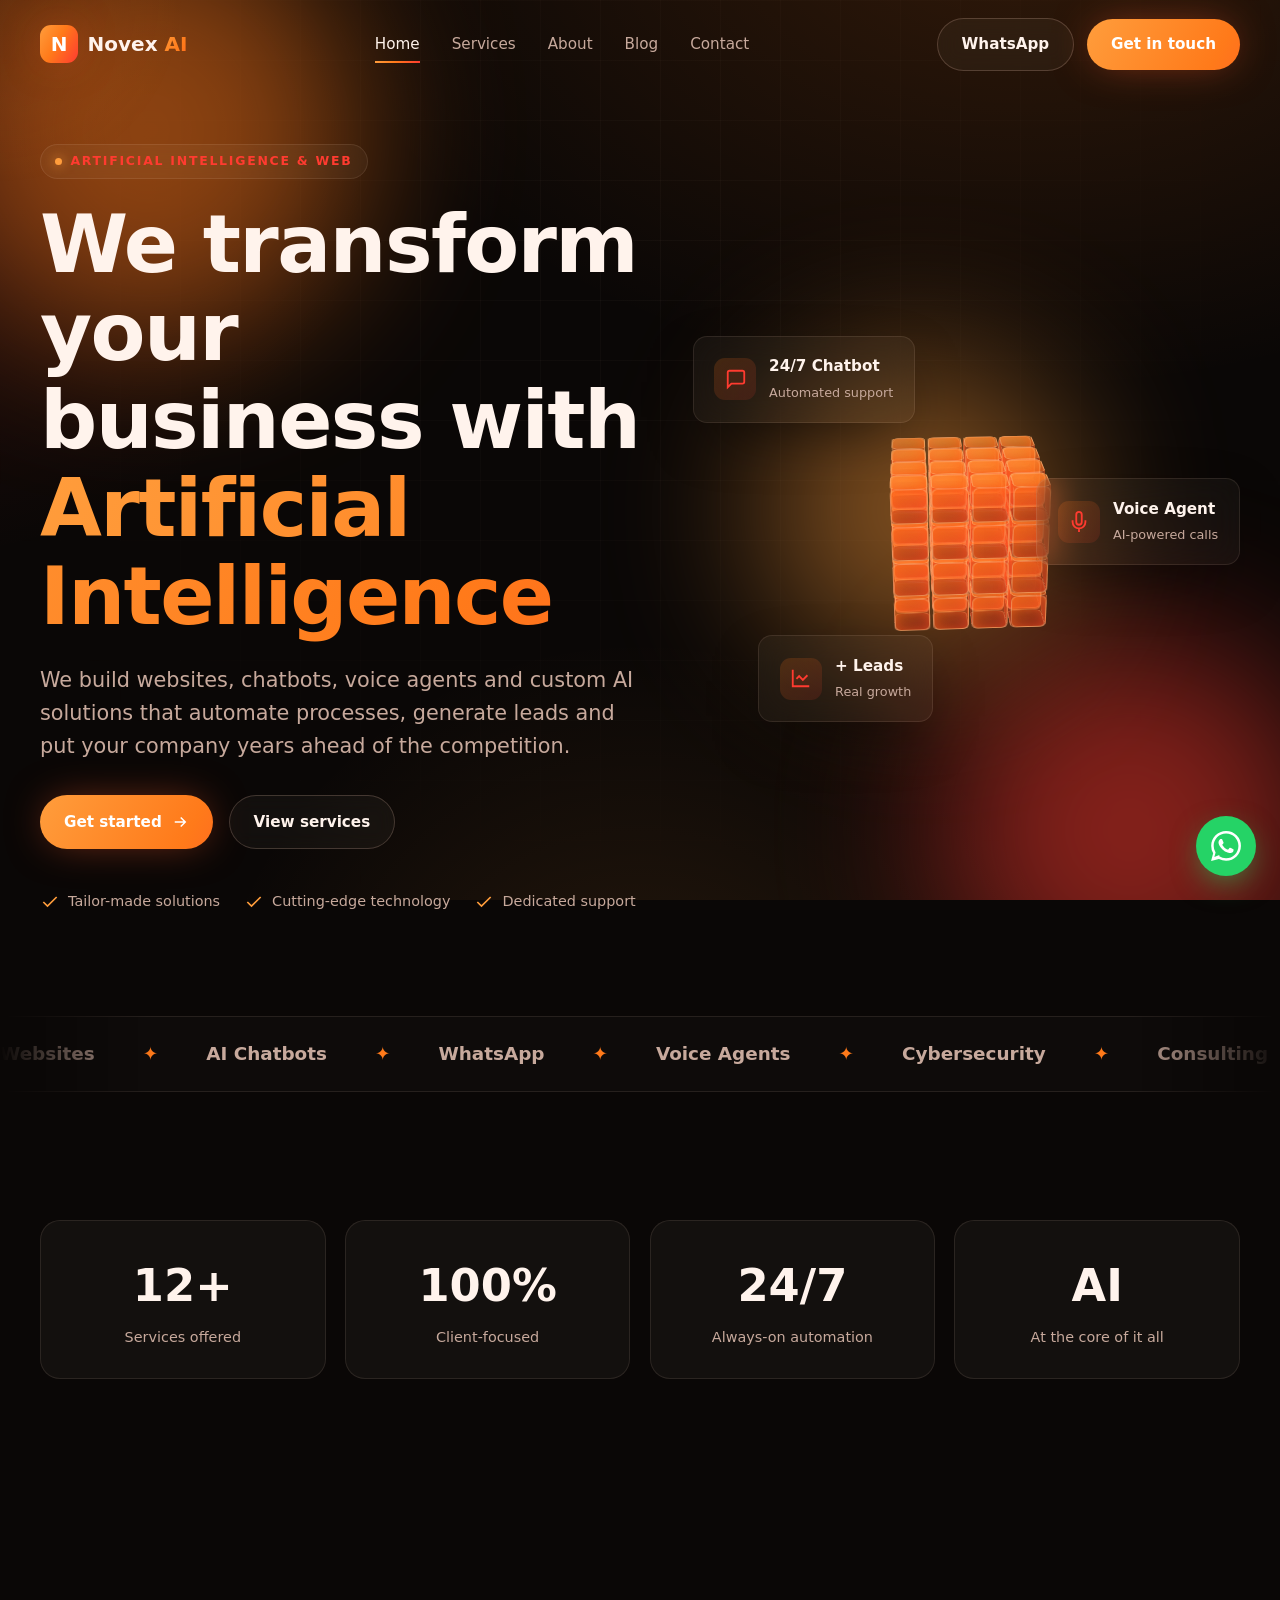
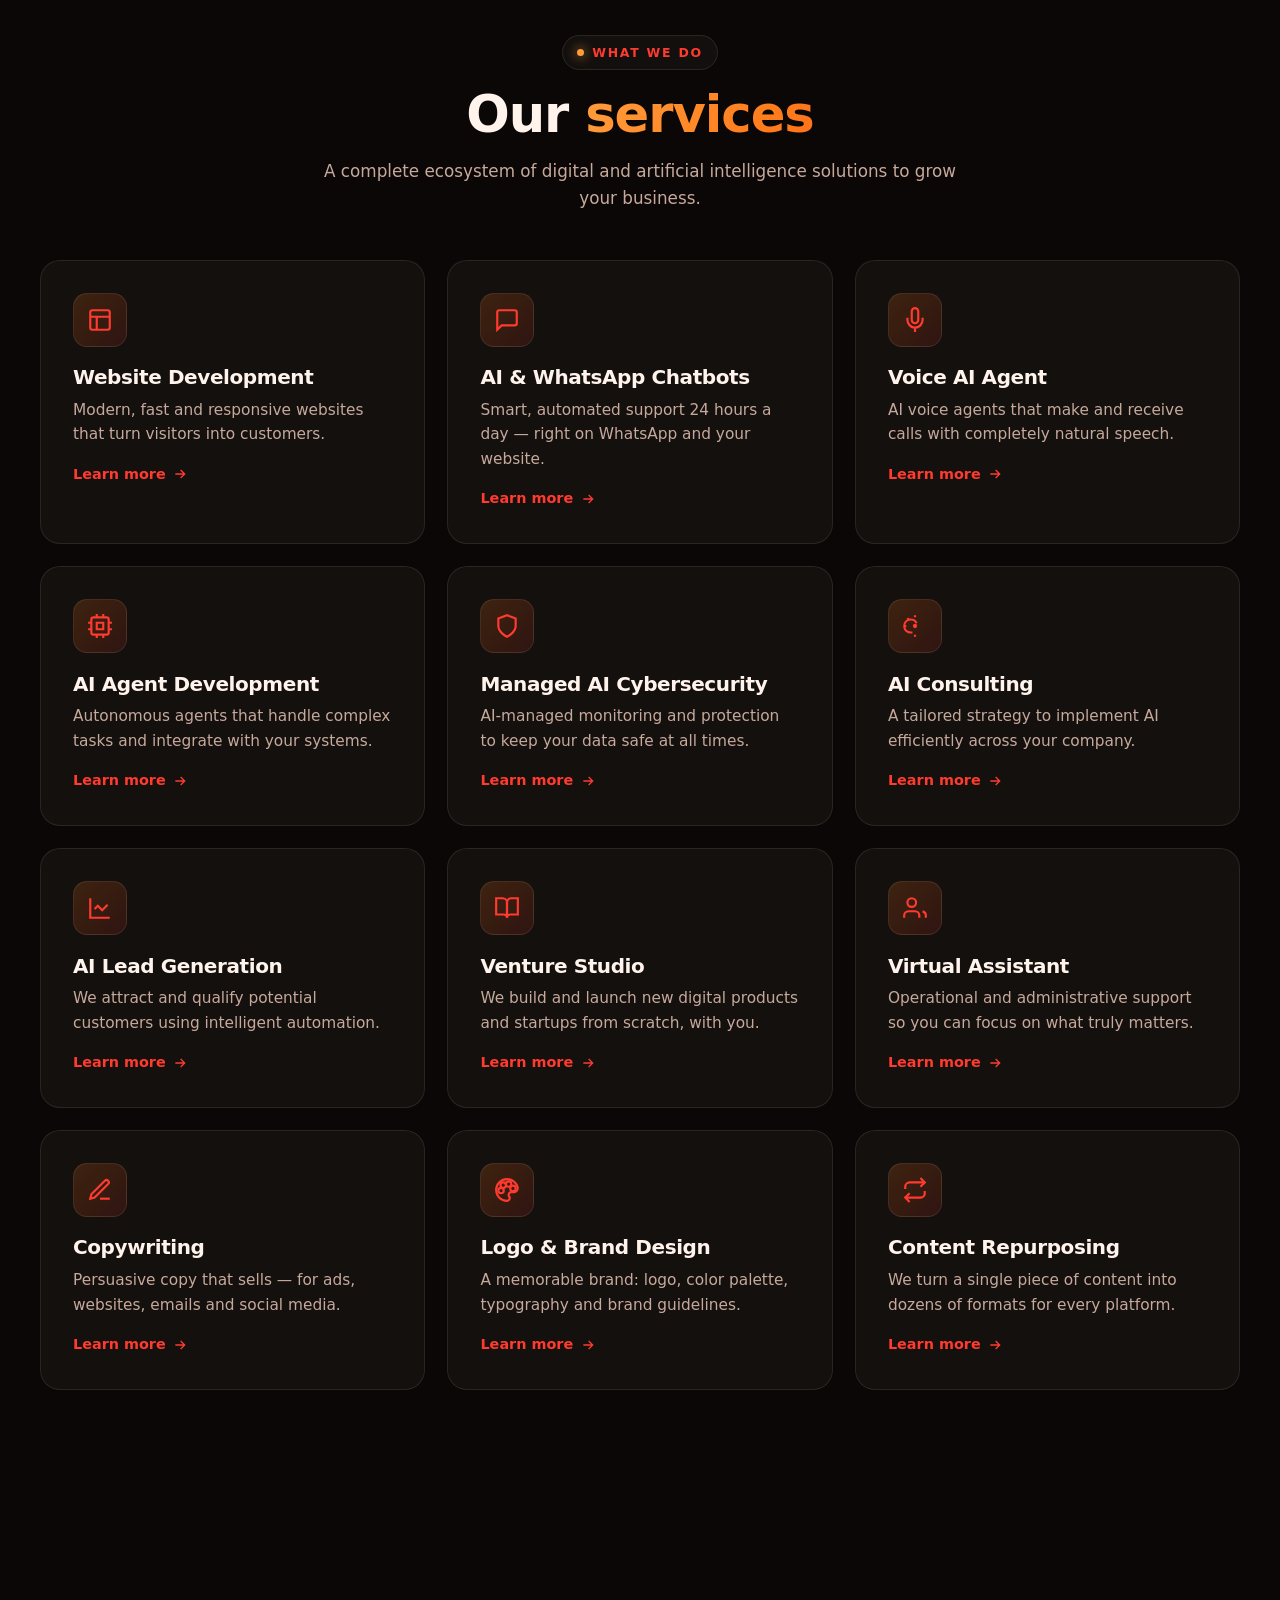
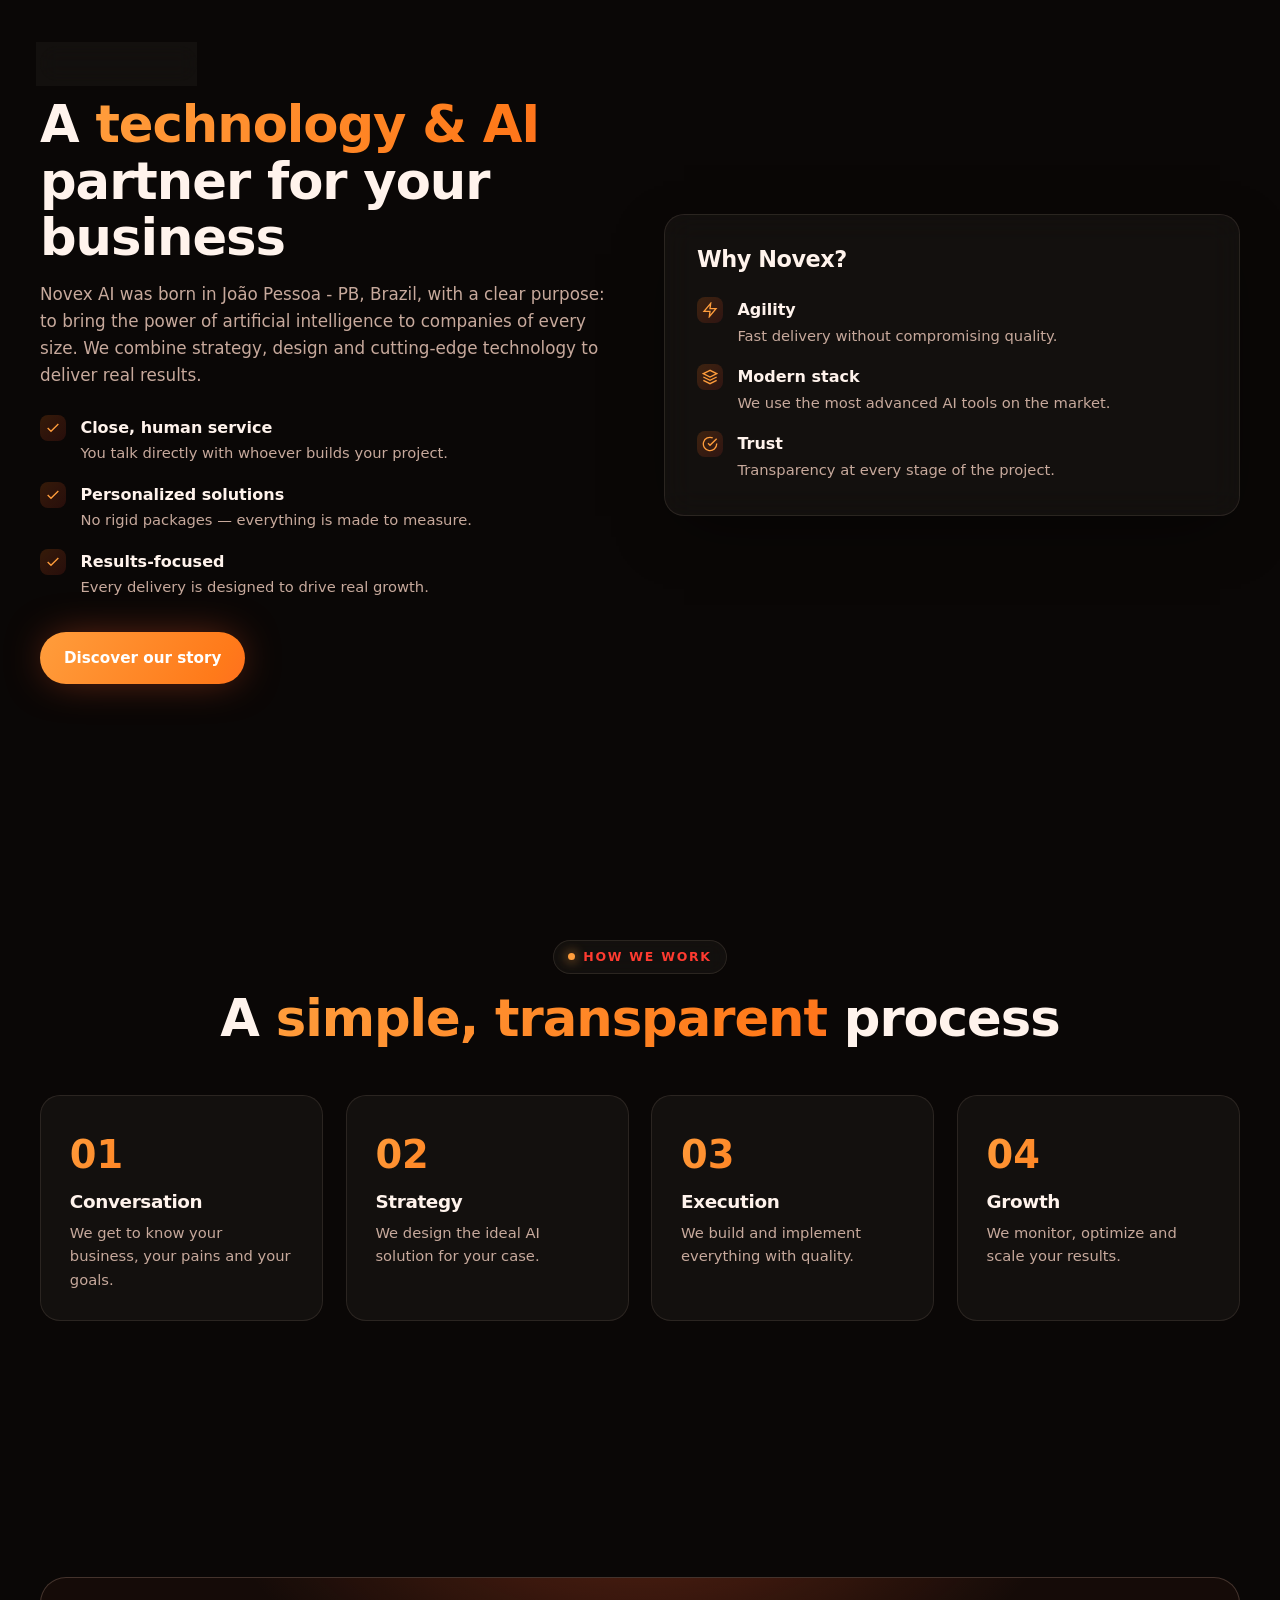
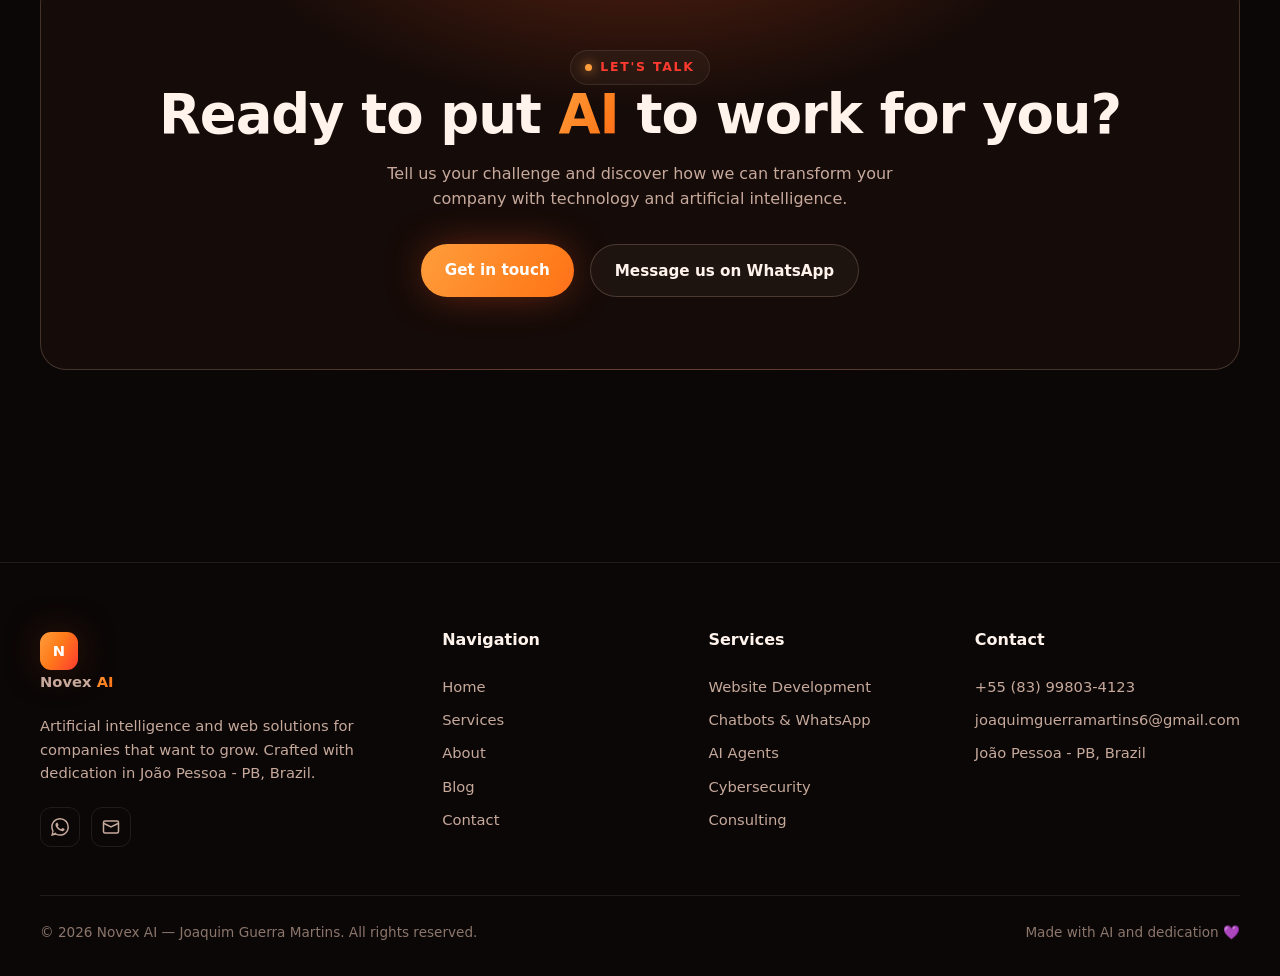
<file: index.html>
<!DOCTYPE html>
<html lang="en">
<head>
  <meta charset="UTF-8" />
  <meta name="viewport" content="width=device-width, initial-scale=1.0" />
  <title>Novex AI — Artificial Intelligence &amp; Web Solutions</title>
  <meta name="description" content="Novex AI: website development, AI &amp; WhatsApp chatbots, voice agents, managed AI cybersecurity, consulting, lead generation and more. João Pessoa - PB, Brazil." />
  <link rel="stylesheet" href="css/style.css" />
</head>
<body>
  <!-- Animated background -->
  <div class="bg-fx">
    <div class="blob b1"></div>
    <div class="blob b2"></div>
    <div class="blob b3"></div>
  </div>
  <div class="cursor-glow"></div>

  <!-- ===================== NAVBAR ===================== -->
  <header class="nav">
    <div class="container nav-inner">
      <a href="index.html" class="brand">
        <span class="brand-logo">N</span>
        <span>Novex<span class="gradient-text"> AI</span></span>
      </a>
      <nav class="nav-links">
        <a href="index.html" class="active">Home</a>
        <a href="servicos.html">Services</a>
        <a href="sobre.html">About</a>
        <a href="blog.html">Blog</a>
        <a href="contato.html">Contact</a>
      </nav>
      <div class="nav-cta">
        <a href="https://wa.me/5583998034123?text=Hi!%20I%20came%20from%20the%20Novex%20AI%20website%20and%20would%20like%20to%20know%20more%20about%20your%20services." target="_blank" rel="noopener" class="btn btn-ghost">WhatsApp</a>
        <a href="contato.html" class="btn btn-primary">Get in touch</a>
      </div>
      <button class="burger" aria-label="Open menu">
        <span></span><span></span><span></span>
      </button>
    </div>
  </header>

  <main>
    <!-- ===================== HERO ===================== -->
    <section class="hero">
      <div class="container hero-grid">
        <div>
          <span class="eyebrow reveal"><span class="dot"></span> Artificial Intelligence &amp; Web</span>
          <h1 class="reveal d1">We transform your business with <span class="gradient-text">Artificial Intelligence</span></h1>
          <p class="lead reveal d2">We build websites, chatbots, voice agents and custom AI solutions that automate processes, generate leads and put your company years ahead of the competition.</p>
          <div class="hero-actions reveal d3">
            <a href="contato.html" class="btn btn-primary">
              Get started
              <svg viewBox="0 0 24 24" fill="none" stroke="currentColor" stroke-width="2"><path d="M5 12h14M13 6l6 6-6 6"/></svg>
            </a>
            <a href="servicos.html" class="btn btn-ghost">View services</a>
          </div>
          <div class="hero-badges reveal d4">
            <div class="hero-badge"><svg viewBox="0 0 24 24" fill="none" stroke="currentColor" stroke-width="2"><path d="M20 6 9 17l-5-5"/></svg> Tailor-made solutions</div>
            <div class="hero-badge"><svg viewBox="0 0 24 24" fill="none" stroke="currentColor" stroke-width="2"><path d="M20 6 9 17l-5-5"/></svg> Cutting-edge technology</div>
            <div class="hero-badge"><svg viewBox="0 0 24 24" fill="none" stroke="currentColor" stroke-width="2"><path d="M20 6 9 17l-5-5"/></svg> Dedicated support</div>
          </div>
        </div>
        <div class="hero-visual reveal d2">
          <div class="cube-scene"><div class="cube" id="cube"></div></div>
          <div class="float-card fc1">
            <div class="ic"><svg viewBox="0 0 24 24" fill="none" stroke="currentColor" stroke-width="2"><path d="M21 15a2 2 0 0 1-2 2H7l-4 4V5a2 2 0 0 1 2-2h14a2 2 0 0 1 2 2z"/></svg></div>
            <div><strong>24/7 Chatbot</strong><span>Automated support</span></div>
          </div>
          <div class="float-card fc2">
            <div class="ic"><svg viewBox="0 0 24 24" fill="none" stroke="currentColor" stroke-width="2"><path d="M12 1a3 3 0 0 0-3 3v8a3 3 0 0 0 6 0V4a3 3 0 0 0-3-3z"/><path d="M19 10v2a7 7 0 0 1-14 0v-2M12 19v4"/></svg></div>
            <div><strong>Voice Agent</strong><span>AI-powered calls</span></div>
          </div>
          <div class="float-card fc3">
            <div class="ic"><svg viewBox="0 0 24 24" fill="none" stroke="currentColor" stroke-width="2"><path d="M3 3v18h18"/><path d="m19 9-5 5-4-4-3 3"/></svg></div>
            <div><strong>+ Leads</strong><span>Real growth</span></div>
          </div>
        </div>
      </div>
    </section>

    <!-- ===================== MARQUEE ===================== -->
    <div class="marquee">
      <div class="marquee-track">
        <span>Websites</span><span>AI Chatbots</span><span>WhatsApp</span><span>Voice Agents</span><span>Cybersecurity</span><span>Consulting</span><span>Lead Generation</span><span>Copywriting</span><span>Branding</span>
        <span>Websites</span><span>AI Chatbots</span><span>WhatsApp</span><span>Voice Agents</span><span>Cybersecurity</span><span>Consulting</span><span>Lead Generation</span><span>Copywriting</span><span>Branding</span>
      </div>
    </div>

    <!-- ===================== STATS ===================== -->
    <section class="section">
      <div class="container">
        <div class="stats">
          <div class="stat reveal"><div class="num"><span data-count="12">0</span>+</div><div class="label">Services offered</div></div>
          <div class="stat reveal d1"><div class="num"><span data-count="100" data-suffix="%">0</span></div><div class="label">Client-focused</div></div>
          <div class="stat reveal d2"><div class="num"><span data-count="24">0</span>/7</div><div class="label">Always-on automation</div></div>
          <div class="stat reveal d3"><div class="num">AI</div><div class="label">At the core of it all</div></div>
        </div>
      </div>
    </section>

    <!-- ===================== SERVICES ===================== -->
    <section class="section" id="services">
      <div class="container">
        <div class="center" style="margin-bottom:3rem;">
          <span class="eyebrow reveal"><span class="dot"></span> What we do</span>
          <h2 class="section-title reveal d1">Our <span class="gradient-text">services</span></h2>
          <p class="section-sub reveal d2">A complete ecosystem of digital and artificial intelligence solutions to grow your business.</p>
        </div>
        <div class="grid grid-3">
          <!-- 1 -->
          <article class="card reveal">
            <div class="ic"><svg viewBox="0 0 24 24" fill="none" stroke="currentColor" stroke-width="2"><rect x="3" y="3" width="18" height="18" rx="2"/><path d="M3 9h18M9 21V9"/></svg></div>
            <h3>Website Development</h3>
            <p>Modern, fast and responsive websites that turn visitors into customers.</p>
            <a href="servicos.html" class="more">Learn more <svg viewBox="0 0 24 24" fill="none" stroke="currentColor" stroke-width="2"><path d="M5 12h14M13 6l6 6-6 6"/></svg></a>
          </article>
          <!-- 2 -->
          <article class="card reveal d1">
            <div class="ic"><svg viewBox="0 0 24 24" fill="none" stroke="currentColor" stroke-width="2"><path d="M21 15a2 2 0 0 1-2 2H7l-4 4V5a2 2 0 0 1 2-2h14a2 2 0 0 1 2 2z"/></svg></div>
            <h3>AI &amp; WhatsApp Chatbots</h3>
            <p>Smart, automated support 24 hours a day — right on WhatsApp and your website.</p>
            <a href="servicos.html" class="more">Learn more <svg viewBox="0 0 24 24" fill="none" stroke="currentColor" stroke-width="2"><path d="M5 12h14M13 6l6 6-6 6"/></svg></a>
          </article>
          <!-- 3 -->
          <article class="card reveal d2">
            <div class="ic"><svg viewBox="0 0 24 24" fill="none" stroke="currentColor" stroke-width="2"><path d="M12 1a3 3 0 0 0-3 3v8a3 3 0 0 0 6 0V4a3 3 0 0 0-3-3z"/><path d="M19 10v2a7 7 0 0 1-14 0v-2M12 19v4"/></svg></div>
            <h3>Voice AI Agent</h3>
            <p>AI voice agents that make and receive calls with completely natural speech.</p>
            <a href="servicos.html" class="more">Learn more <svg viewBox="0 0 24 24" fill="none" stroke="currentColor" stroke-width="2"><path d="M5 12h14M13 6l6 6-6 6"/></svg></a>
          </article>
          <!-- 4 -->
          <article class="card reveal">
            <div class="ic"><svg viewBox="0 0 24 24" fill="none" stroke="currentColor" stroke-width="2"><rect x="4" y="4" width="16" height="16" rx="2"/><path d="M9 9h6v6H9z"/><path d="M9 1v3M15 1v3M9 20v3M15 20v3M1 9h3M1 15h3M20 9h3M20 15h3"/></svg></div>
            <h3>AI Agent Development</h3>
            <p>Autonomous agents that handle complex tasks and integrate with your systems.</p>
            <a href="servicos.html" class="more">Learn more <svg viewBox="0 0 24 24" fill="none" stroke="currentColor" stroke-width="2"><path d="M5 12h14M13 6l6 6-6 6"/></svg></a>
          </article>
          <!-- 5 -->
          <article class="card reveal d1">
            <div class="ic"><svg viewBox="0 0 24 24" fill="none" stroke="currentColor" stroke-width="2"><path d="M12 22s8-4 8-10V5l-8-3-8 3v7c0 6 8 10 8 10z"/></svg></div>
            <h3>Managed AI Cybersecurity</h3>
            <p>AI-managed monitoring and protection to keep your data safe at all times.</p>
            <a href="servicos.html" class="more">Learn more <svg viewBox="0 0 24 24" fill="none" stroke="currentColor" stroke-width="2"><path d="M5 12h14M13 6l6 6-6 6"/></svg></a>
          </article>
          <!-- 6 -->
          <article class="card reveal d2">
            <div class="ic"><svg viewBox="0 0 24 24" fill="none" stroke="currentColor" stroke-width="2"><path d="M9.66 18H8a6 6 0 1 1 5.5-8.5"/><circle cx="12" cy="12" r="1"/><path d="M12 2v2M12 20v2M4.9 4.9l1.4 1.4M2 12h2"/></svg></div>
            <h3>AI Consulting</h3>
            <p>A tailored strategy to implement AI efficiently across your company.</p>
            <a href="servicos.html" class="more">Learn more <svg viewBox="0 0 24 24" fill="none" stroke="currentColor" stroke-width="2"><path d="M5 12h14M13 6l6 6-6 6"/></svg></a>
          </article>
          <!-- 7 -->
          <article class="card reveal">
            <div class="ic"><svg viewBox="0 0 24 24" fill="none" stroke="currentColor" stroke-width="2"><path d="M3 3v18h18"/><path d="m19 9-5 5-4-4-3 3"/></svg></div>
            <h3>AI Lead Generation</h3>
            <p>We attract and qualify potential customers using intelligent automation.</p>
            <a href="servicos.html" class="more">Learn more <svg viewBox="0 0 24 24" fill="none" stroke="currentColor" stroke-width="2"><path d="M5 12h14M13 6l6 6-6 6"/></svg></a>
          </article>
          <!-- 8 -->
          <article class="card reveal d1">
            <div class="ic"><svg viewBox="0 0 24 24" fill="none" stroke="currentColor" stroke-width="2"><path d="M2 3h6a4 4 0 0 1 4 4v14a3 3 0 0 0-3-3H2z"/><path d="M22 3h-6a4 4 0 0 0-4 4v14a3 3 0 0 1 3-3h7z"/></svg></div>
            <h3>Venture Studio</h3>
            <p>We build and launch new digital products and startups from scratch, with you.</p>
            <a href="servicos.html" class="more">Learn more <svg viewBox="0 0 24 24" fill="none" stroke="currentColor" stroke-width="2"><path d="M5 12h14M13 6l6 6-6 6"/></svg></a>
          </article>
          <!-- 9 -->
          <article class="card reveal d2">
            <div class="ic"><svg viewBox="0 0 24 24" fill="none" stroke="currentColor" stroke-width="2"><path d="M16 21v-2a4 4 0 0 0-4-4H6a4 4 0 0 0-4 4v2"/><circle cx="9" cy="7" r="4"/><path d="M22 21v-2a4 4 0 0 0-3-3.87"/></svg></div>
            <h3>Virtual Assistant</h3>
            <p>Operational and administrative support so you can focus on what truly matters.</p>
            <a href="servicos.html" class="more">Learn more <svg viewBox="0 0 24 24" fill="none" stroke="currentColor" stroke-width="2"><path d="M5 12h14M13 6l6 6-6 6"/></svg></a>
          </article>
          <!-- 10 -->
          <article class="card reveal">
            <div class="ic"><svg viewBox="0 0 24 24" fill="none" stroke="currentColor" stroke-width="2"><path d="M12 20h9"/><path d="M16.5 3.5a2.12 2.12 0 0 1 3 3L7 19l-4 1 1-4z"/></svg></div>
            <h3>Copywriting</h3>
            <p>Persuasive copy that sells — for ads, websites, emails and social media.</p>
            <a href="servicos.html" class="more">Learn more <svg viewBox="0 0 24 24" fill="none" stroke="currentColor" stroke-width="2"><path d="M5 12h14M13 6l6 6-6 6"/></svg></a>
          </article>
          <!-- 11 -->
          <article class="card reveal d1">
            <div class="ic"><svg viewBox="0 0 24 24" fill="none" stroke="currentColor" stroke-width="2"><circle cx="13.5" cy="6.5" r="2.5"/><circle cx="17.5" cy="10.5" r="2.5"/><circle cx="8.5" cy="7.5" r="2.5"/><circle cx="6.5" cy="12.5" r="2.5"/><path d="M12 2a10 10 0 0 0 0 20 2.5 2.5 0 0 0 2-4 2.5 2.5 0 0 1 2-4h2a4 4 0 0 0 4-4 10 10 0 0 0-10-8z"/></svg></div>
            <h3>Logo &amp; Brand Design</h3>
            <p>A memorable brand: logo, color palette, typography and brand guidelines.</p>
            <a href="servicos.html" class="more">Learn more <svg viewBox="0 0 24 24" fill="none" stroke="currentColor" stroke-width="2"><path d="M5 12h14M13 6l6 6-6 6"/></svg></a>
          </article>
          <!-- 12 -->
          <article class="card reveal d2">
            <div class="ic"><svg viewBox="0 0 24 24" fill="none" stroke="currentColor" stroke-width="2"><path d="M17 1l4 4-4 4"/><path d="M3 11V9a4 4 0 0 1 4-4h14M7 23l-4-4 4-4"/><path d="M21 13v2a4 4 0 0 1-4 4H3"/></svg></div>
            <h3>Content Repurposing</h3>
            <p>We turn a single piece of content into dozens of formats for every platform.</p>
            <a href="servicos.html" class="more">Learn more <svg viewBox="0 0 24 24" fill="none" stroke="currentColor" stroke-width="2"><path d="M5 12h14M13 6l6 6-6 6"/></svg></a>
          </article>
        </div>
      </div>
    </section>

    <!-- ===================== WHO WE ARE ===================== -->
    <section class="section">
      <div class="container split">
        <div class="reveal">
          <span class="eyebrow"><span class="dot"></span> Who we are</span>
          <h2 class="section-title">A <span class="gradient-text">technology &amp; AI</span> partner for your business</h2>
          <p class="section-sub">Novex AI was born in João Pessoa - PB, Brazil, with a clear purpose: to bring the power of artificial intelligence to companies of every size. We combine strategy, design and cutting-edge technology to deliver real results.</p>
          <ul class="feature-list">
            <li><span class="chk"><svg viewBox="0 0 24 24" fill="none" stroke="currentColor" stroke-width="2"><path d="M20 6 9 17l-5-5"/></svg></span><div><strong>Close, human service</strong><span>You talk directly with whoever builds your project.</span></div></li>
            <li><span class="chk"><svg viewBox="0 0 24 24" fill="none" stroke="currentColor" stroke-width="2"><path d="M20 6 9 17l-5-5"/></svg></span><div><strong>Personalized solutions</strong><span>No rigid packages — everything is made to measure.</span></div></li>
            <li><span class="chk"><svg viewBox="0 0 24 24" fill="none" stroke="currentColor" stroke-width="2"><path d="M20 6 9 17l-5-5"/></svg></span><div><strong>Results-focused</strong><span>Every delivery is designed to drive real growth.</span></div></li>
          </ul>
          <div style="margin-top:2rem;">
            <a href="sobre.html" class="btn btn-primary">Discover our story</a>
          </div>
        </div>
        <div class="glass-panel reveal d2">
          <h3 style="font-size:1.4rem;margin-bottom:1rem;">Why Novex?</h3>
          <div class="feature-list">
            <li><span class="chk"><svg viewBox="0 0 24 24" fill="none" stroke="currentColor" stroke-width="2"><path d="M13 2 3 14h9l-1 8 10-12h-9z"/></svg></span><div><strong>Agility</strong><span>Fast delivery without compromising quality.</span></div></li>
            <li><span class="chk"><svg viewBox="0 0 24 24" fill="none" stroke="currentColor" stroke-width="2"><path d="M12 2 2 7l10 5 10-5z"/><path d="m2 17 10 5 10-5M2 12l10 5 10-5"/></svg></span><div><strong>Modern stack</strong><span>We use the most advanced AI tools on the market.</span></div></li>
            <li><span class="chk"><svg viewBox="0 0 24 24" fill="none" stroke="currentColor" stroke-width="2"><path d="M22 11.08V12a10 10 0 1 1-5.93-9.14"/><path d="M22 4 12 14.01l-3-3"/></svg></span><div><strong>Trust</strong><span>Transparency at every stage of the project.</span></div></li>
          </div>
        </div>
      </div>
    </section>

    <!-- ===================== PROCESS ===================== -->
    <section class="section">
      <div class="container">
        <div class="center" style="margin-bottom:3rem;">
          <span class="eyebrow reveal"><span class="dot"></span> How we work</span>
          <h2 class="section-title reveal d1">A <span class="gradient-text">simple, transparent</span> process</h2>
        </div>
        <div class="steps">
          <div class="step reveal"><div class="n">01</div><h3>Conversation</h3><p>We get to know your business, your pains and your goals.</p></div>
          <div class="step reveal d1"><div class="n">02</div><h3>Strategy</h3><p>We design the ideal AI solution for your case.</p></div>
          <div class="step reveal d2"><div class="n">03</div><h3>Execution</h3><p>We build and implement everything with quality.</p></div>
          <div class="step reveal d3"><div class="n">04</div><h3>Growth</h3><p>We monitor, optimize and scale your results.</p></div>
        </div>
      </div>
    </section>

    <!-- ===================== CTA ===================== -->
    <section class="section">
      <div class="container">
        <div class="cta-band reveal">
          <span class="eyebrow"><span class="dot"></span> Let's talk</span>
          <h2>Ready to put <span class="gradient-text">AI</span> to work for you?</h2>
          <p>Tell us your challenge and discover how we can transform your company with technology and artificial intelligence.</p>
          <div class="hero-actions" style="justify-content:center;">
            <a href="contato.html" class="btn btn-primary">Get in touch</a>
            <a href="https://wa.me/5583998034123?text=Hi!%20I%20came%20from%20the%20Novex%20AI%20website%20and%20would%20like%20to%20know%20more%20about%20your%20services." target="_blank" rel="noopener" class="btn btn-ghost">Message us on WhatsApp</a>
          </div>
        </div>
      </div>
    </section>
  </main>

  <!-- ===================== FOOTER ===================== -->
  <footer class="footer">
    <div class="container">
      <div class="footer-grid">
        <div>
          <a href="index.html" class="brand"><span class="brand-logo">N</span><span>Novex<span class="gradient-text"> AI</span></span></a>
          <p class="desc">Artificial intelligence and web solutions for companies that want to grow. Crafted with dedication in João Pessoa - PB, Brazil.</p>
          <div class="social">
            <a href="https://wa.me/5583998034123?text=Hi!%20I%20came%20from%20the%20Novex%20AI%20website%20and%20would%20like%20to%20know%20more%20about%20your%20services." target="_blank" rel="noopener" aria-label="WhatsApp"><svg viewBox="0 0 24 24" fill="currentColor"><path d="M.057 24l1.687-6.163a11.867 11.867 0 0 1-1.587-5.946C.16 5.335 5.495 0 12.05 0a11.817 11.817 0 0 1 8.413 3.488 11.824 11.824 0 0 1 3.48 8.414c-.003 6.557-5.338 11.892-11.893 11.892a11.9 11.9 0 0 1-5.688-1.448L.057 24zm6.597-3.807c1.676.995 3.276 1.591 5.392 1.592 5.448 0 9.886-4.434 9.889-9.885.002-5.462-4.415-9.89-9.881-9.892-5.452 0-9.887 4.434-9.889 9.884a9.86 9.86 0 0 0 1.51 5.26l-.999 3.648 3.978-1.607zm11.387-5.464c-.074-.124-.272-.198-.57-.347-.297-.149-1.758-.868-2.031-.967-.272-.099-.47-.149-.669.149-.198.297-.768.967-.941 1.165-.173.198-.347.223-.644.074-.297-.149-1.255-.462-2.39-1.475-.883-.788-1.48-1.761-1.653-2.059-.173-.297-.018-.458.13-.606.134-.133.297-.347.446-.521.151-.172.2-.296.3-.495.099-.198.05-.372-.025-.521-.075-.148-.669-1.611-.916-2.206-.242-.579-.487-.501-.669-.51l-.57-.01c-.198 0-.52.074-.792.372s-1.04 1.016-1.04 2.479 1.065 2.876 1.213 3.074c.149.198 2.095 3.2 5.076 4.487.709.306 1.263.489 1.694.626.712.226 1.36.194 1.872.118.571-.085 1.758-.719 2.006-1.413.248-.695.248-1.29.173-1.414z"/></svg></a>
            <a href="mailto:joaquimguerramartins6@gmail.com" aria-label="Email"><svg viewBox="0 0 24 24" fill="none" stroke="currentColor" stroke-width="2"><rect x="2" y="4" width="20" height="16" rx="2"/><path d="m22 7-10 5L2 7"/></svg></a>
          </div>
        </div>
        <div>
          <h4>Navigation</h4>
          <a href="index.html">Home</a>
          <a href="servicos.html">Services</a>
          <a href="sobre.html">About</a>
          <a href="blog.html">Blog</a>
          <a href="contato.html">Contact</a>
        </div>
        <div>
          <h4>Services</h4>
          <a href="servicos.html">Website Development</a>
          <a href="servicos.html">Chatbots &amp; WhatsApp</a>
          <a href="servicos.html">AI Agents</a>
          <a href="servicos.html">Cybersecurity</a>
          <a href="servicos.html">Consulting</a>
        </div>
        <div>
          <h4>Contact</h4>
          <a href="tel:+5583998034123">+55 (83) 99803-4123</a>
          <a href="mailto:joaquimguerramartins6@gmail.com">joaquimguerramartins6@gmail.com</a>
          <a href="#">João Pessoa - PB, Brazil</a>
        </div>
      </div>
      <div class="footer-bottom">
        <span>© <span data-year>2026</span> Novex AI — Joaquim Guerra Martins. All rights reserved.</span>
        <span>Made with AI and dedication 💜</span>
      </div>
    </div>
  </footer>

  <a href="https://wa.me/5583998034123?text=Hi!%20I%20came%20from%20the%20Novex%20AI%20website%20and%20would%20like%20to%20know%20more%20about%20your%20services." target="_blank" rel="noopener" class="wa-float" aria-label="Chat on WhatsApp">
    <svg viewBox="0 0 24 24" fill="currentColor"><path d="M.057 24l1.687-6.163a11.867 11.867 0 0 1-1.587-5.946C.16 5.335 5.495 0 12.05 0a11.817 11.817 0 0 1 8.413 3.488 11.824 11.824 0 0 1 3.48 8.414c-.003 6.557-5.338 11.892-11.893 11.892a11.9 11.9 0 0 1-5.688-1.448L.057 24zm6.597-3.807c1.676.995 3.276 1.591 5.392 1.592 5.448 0 9.886-4.434 9.889-9.885.002-5.462-4.415-9.89-9.881-9.892-5.452 0-9.887 4.434-9.889 9.884a9.86 9.86 0 0 0 1.51 5.26l-.999 3.648 3.978-1.607zm11.387-5.464c-.074-.124-.272-.198-.57-.347-.297-.149-1.758-.868-2.031-.967-.272-.099-.47-.149-.669.149-.198.297-.768.967-.941 1.165-.173.198-.347.223-.644.074-.297-.149-1.255-.462-2.39-1.475-.883-.788-1.48-1.761-1.653-2.059-.173-.297-.018-.458.13-.606.134-.133.297-.347.446-.521.151-.172.2-.296.3-.495.099-.198.05-.372-.025-.521-.075-.148-.669-1.611-.916-2.206-.242-.579-.487-.501-.669-.51l-.57-.01c-.198 0-.52.074-.792.372s-1.04 1.016-1.04 2.479 1.065 2.876 1.213 3.074c.149.198 2.095 3.2 5.076 4.487.709.306 1.263.489 1.694.626.712.226 1.36.194 1.872.118.571-.085 1.758-.719 2.006-1.413.248-.695.248-1.29.173-1.414z"/></svg>
  </a>

  <script src="js/main.js"></script>
</body>
</html>
</file>
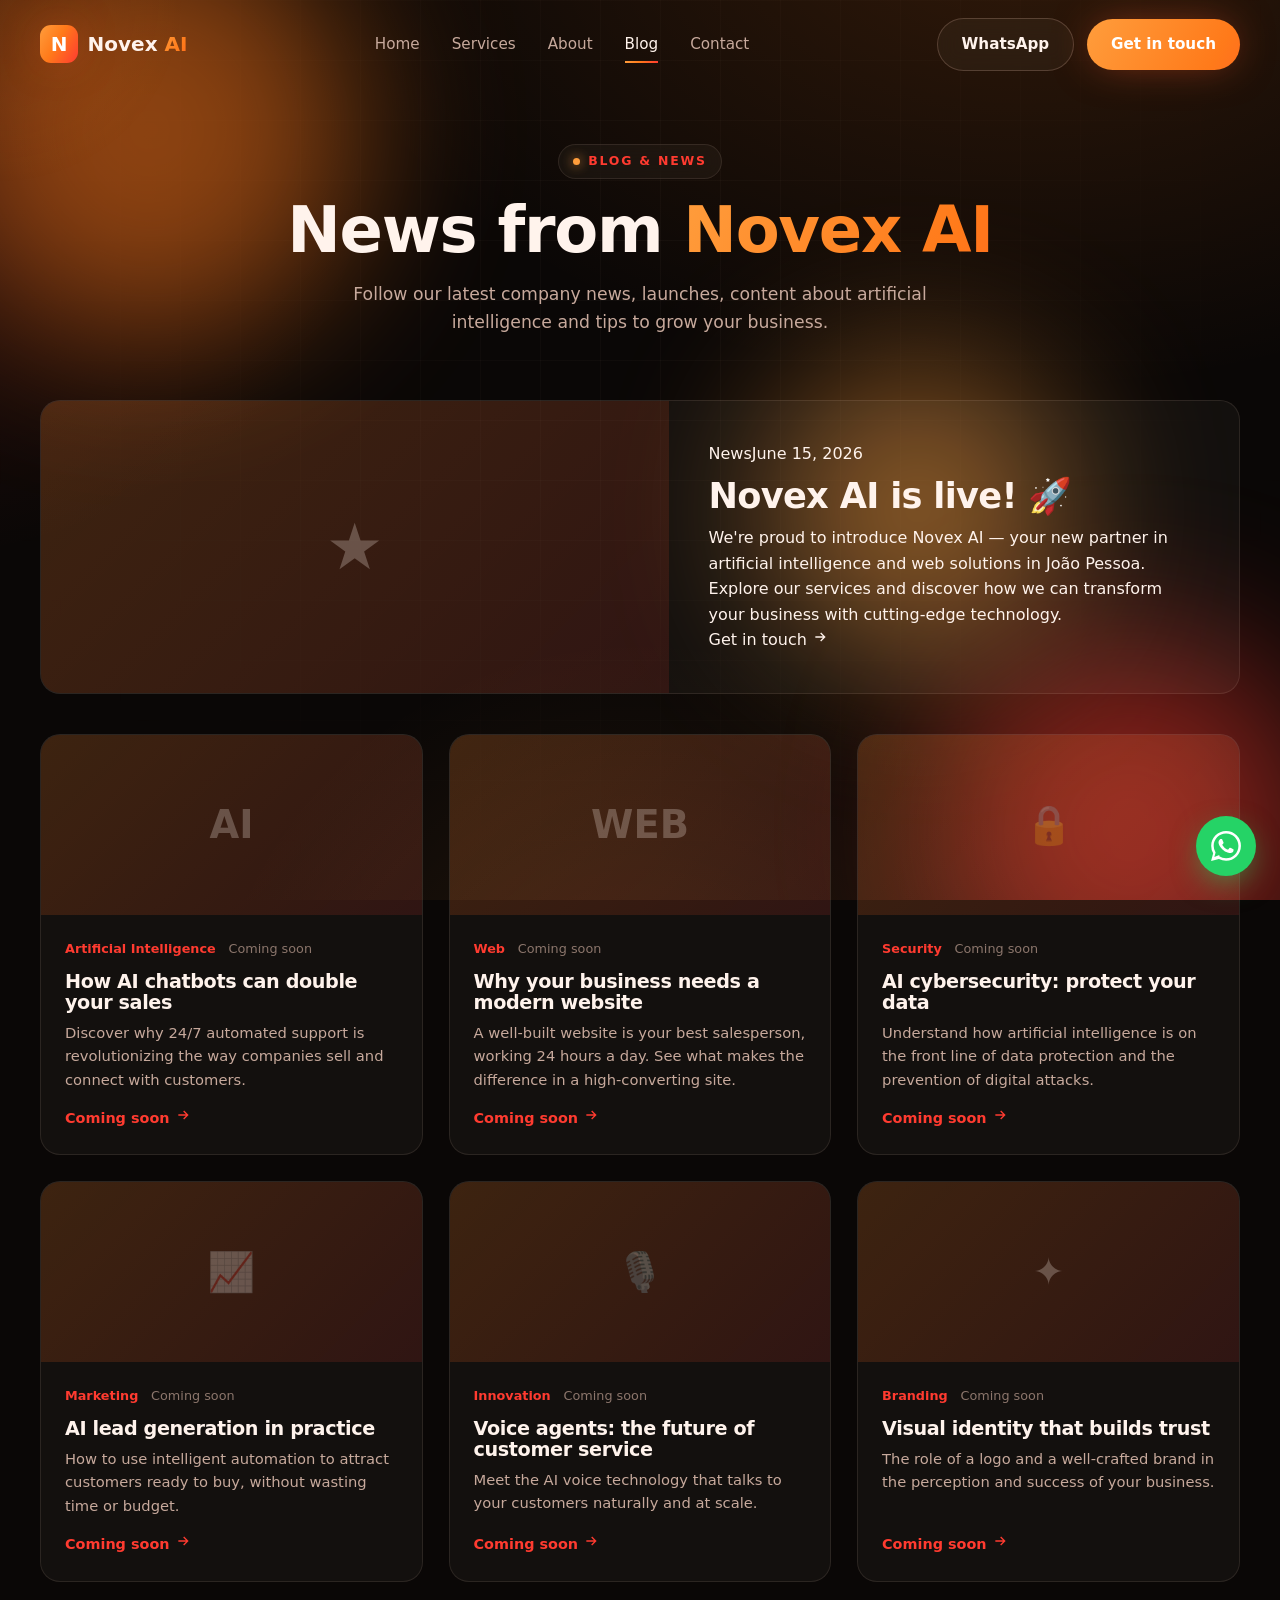
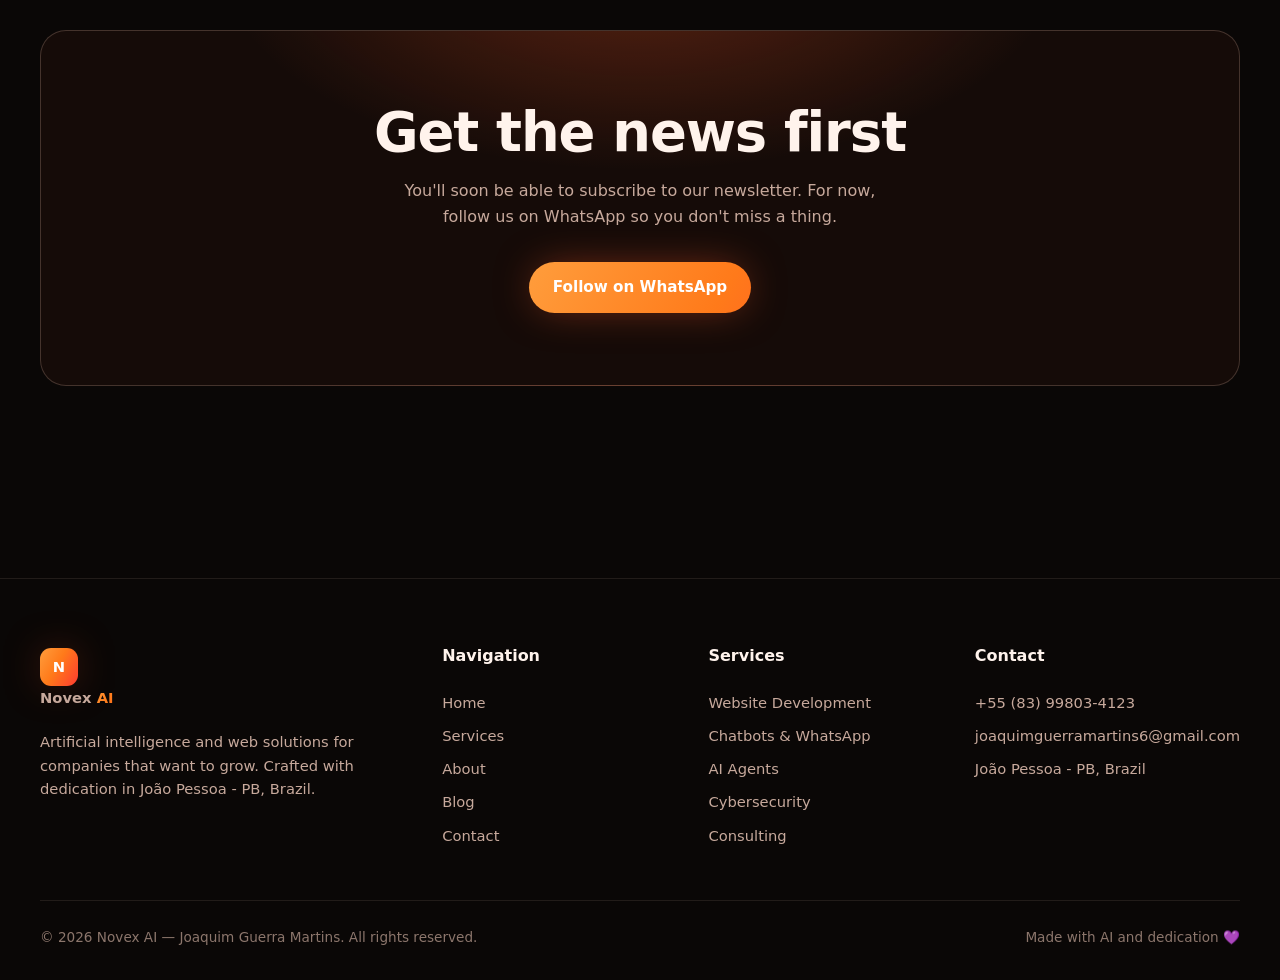
<file: blog.html>
<!DOCTYPE html>
<html lang="en">
<head>
  <meta charset="UTF-8" />
  <meta name="viewport" content="width=device-width, initial-scale=1.0" />
  <title>Blog — Novex AI</title>
  <meta name="description" content="News, updates and content from Novex AI about artificial intelligence, automation, web and technology for your business." />
  <link rel="stylesheet" href="css/style.css" />
</head>
<body>
  <div class="bg-fx"><div class="blob b1"></div><div class="blob b2"></div><div class="blob b3"></div></div>
  <div class="cursor-glow"></div>

  <header class="nav">
    <div class="container nav-inner">
      <a href="index.html" class="brand"><span class="brand-logo">N</span><span>Novex<span class="gradient-text"> AI</span></span></a>
      <nav class="nav-links">
        <a href="index.html">Home</a>
        <a href="servicos.html">Services</a>
        <a href="sobre.html">About</a>
        <a href="blog.html" class="active">Blog</a>
        <a href="contato.html">Contact</a>
      </nav>
      <div class="nav-cta">
        <a href="https://wa.me/5583998034123?text=Hi!%20I%20came%20from%20the%20Novex%20AI%20website%20and%20would%20like%20to%20know%20more%20about%20your%20services." target="_blank" rel="noopener" class="btn btn-ghost">WhatsApp</a>
        <a href="contato.html" class="btn btn-primary">Get in touch</a>
      </div>
      <button class="burger" aria-label="Open menu"><span></span><span></span><span></span></button>
    </div>
  </header>

  <main>
    <section class="page-head">
      <div class="container">
        <span class="eyebrow reveal"><span class="dot"></span> Blog &amp; News</span>
        <h1 class="reveal d1">News from <span class="gradient-text">Novex AI</span></h1>
        <p class="reveal d2">Follow our latest company news, launches, content about artificial intelligence and tips to grow your business.</p>
      </div>
    </section>

    <section class="section" style="padding-top:2rem;">
      <div class="container">

        <!-- Featured post -->
        <article class="featured-post reveal">
          <div class="post-cover"><span>★</span></div>
          <div class="post-body">
            <div class="meta"><span class="cat">News</span><span>June 15, 2026</span></div>
            <h2>Novex AI is live! 🚀</h2>
            <p>We're proud to introduce Novex AI — your new partner in artificial intelligence and web solutions in João Pessoa. Explore our services and discover how we can transform your business with cutting-edge technology.</p>
            <a href="contato.html" class="more">Get in touch <svg viewBox="0 0 24 24" width="16" height="16" fill="none" stroke="currentColor" stroke-width="2"><path d="M5 12h14M13 6l6 6-6 6"/></svg></a>
          </div>
        </article>

        <!-- Post grid -->
        <div class="blog-grid">
          <article class="post reveal">
            <div class="post-cover"><span>AI</span></div>
            <div class="post-body">
              <div class="meta"><span class="cat">Artificial Intelligence</span><span>Coming soon</span></div>
              <h3>How AI chatbots can double your sales</h3>
              <p>Discover why 24/7 automated support is revolutionizing the way companies sell and connect with customers.</p>
              <a href="#" class="more">Coming soon <svg viewBox="0 0 24 24" width="16" height="16" fill="none" stroke="currentColor" stroke-width="2"><path d="M5 12h14M13 6l6 6-6 6"/></svg></a>
            </div>
          </article>

          <article class="post reveal d1">
            <div class="post-cover"><span>WEB</span></div>
            <div class="post-body">
              <div class="meta"><span class="cat">Web</span><span>Coming soon</span></div>
              <h3>Why your business needs a modern website</h3>
              <p>A well-built website is your best salesperson, working 24 hours a day. See what makes the difference in a high-converting site.</p>
              <a href="#" class="more">Coming soon <svg viewBox="0 0 24 24" width="16" height="16" fill="none" stroke="currentColor" stroke-width="2"><path d="M5 12h14M13 6l6 6-6 6"/></svg></a>
            </div>
          </article>

          <article class="post reveal d2">
            <div class="post-cover"><span>🔒</span></div>
            <div class="post-body">
              <div class="meta"><span class="cat">Security</span><span>Coming soon</span></div>
              <h3>AI cybersecurity: protect your data</h3>
              <p>Understand how artificial intelligence is on the front line of data protection and the prevention of digital attacks.</p>
              <a href="#" class="more">Coming soon <svg viewBox="0 0 24 24" width="16" height="16" fill="none" stroke="currentColor" stroke-width="2"><path d="M5 12h14M13 6l6 6-6 6"/></svg></a>
            </div>
          </article>

          <article class="post reveal">
            <div class="post-cover"><span>📈</span></div>
            <div class="post-body">
              <div class="meta"><span class="cat">Marketing</span><span>Coming soon</span></div>
              <h3>AI lead generation in practice</h3>
              <p>How to use intelligent automation to attract customers ready to buy, without wasting time or budget.</p>
              <a href="#" class="more">Coming soon <svg viewBox="0 0 24 24" width="16" height="16" fill="none" stroke="currentColor" stroke-width="2"><path d="M5 12h14M13 6l6 6-6 6"/></svg></a>
            </div>
          </article>

          <article class="post reveal d1">
            <div class="post-cover"><span>🎙️</span></div>
            <div class="post-body">
              <div class="meta"><span class="cat">Innovation</span><span>Coming soon</span></div>
              <h3>Voice agents: the future of customer service</h3>
              <p>Meet the AI voice technology that talks to your customers naturally and at scale.</p>
              <a href="#" class="more">Coming soon <svg viewBox="0 0 24 24" width="16" height="16" fill="none" stroke="currentColor" stroke-width="2"><path d="M5 12h14M13 6l6 6-6 6"/></svg></a>
            </div>
          </article>

          <article class="post reveal d2">
            <div class="post-cover"><span>✦</span></div>
            <div class="post-body">
              <div class="meta"><span class="cat">Branding</span><span>Coming soon</span></div>
              <h3>Visual identity that builds trust</h3>
              <p>The role of a logo and a well-crafted brand in the perception and success of your business.</p>
              <a href="#" class="more">Coming soon <svg viewBox="0 0 24 24" width="16" height="16" fill="none" stroke="currentColor" stroke-width="2"><path d="M5 12h14M13 6l6 6-6 6"/></svg></a>
            </div>
          </article>
        </div>

        <!-- Newsletter -->
        <div class="cta-band reveal" style="margin-top:3rem;">
          <h2>Get the news first</h2>
          <p>You'll soon be able to subscribe to our newsletter. For now, follow us on WhatsApp so you don't miss a thing.</p>
          <div class="hero-actions" style="justify-content:center;">
            <a href="https://wa.me/5583998034123?text=Hi!%20I%20came%20from%20the%20Novex%20AI%20website%20and%20would%20like%20to%20know%20more%20about%20your%20services." target="_blank" rel="noopener" class="btn btn-primary">Follow on WhatsApp</a>
          </div>
        </div>
      </div>
    </section>
  </main>

  <footer class="footer">
    <div class="container">
      <div class="footer-grid">
        <div>
          <a href="index.html" class="brand"><span class="brand-logo">N</span><span>Novex<span class="gradient-text"> AI</span></span></a>
          <p class="desc">Artificial intelligence and web solutions for companies that want to grow. Crafted with dedication in João Pessoa - PB, Brazil.</p>
        </div>
        <div>
          <h4>Navigation</h4>
          <a href="index.html">Home</a><a href="servicos.html">Services</a><a href="sobre.html">About</a><a href="blog.html">Blog</a><a href="contato.html">Contact</a>
        </div>
        <div>
          <h4>Services</h4>
          <a href="servicos.html">Website Development</a><a href="servicos.html">Chatbots &amp; WhatsApp</a><a href="servicos.html">AI Agents</a><a href="servicos.html">Cybersecurity</a><a href="servicos.html">Consulting</a>
        </div>
        <div>
          <h4>Contact</h4>
          <a href="tel:+5583998034123">+55 (83) 99803-4123</a><a href="mailto:joaquimguerramartins6@gmail.com">joaquimguerramartins6@gmail.com</a><a href="#">João Pessoa - PB, Brazil</a>
        </div>
      </div>
      <div class="footer-bottom">
        <span>© <span data-year>2026</span> Novex AI — Joaquim Guerra Martins. All rights reserved.</span>
        <span>Made with AI and dedication 💜</span>
      </div>
    </div>
  </footer>

  <a href="https://wa.me/5583998034123?text=Hi!%20I%20came%20from%20the%20Novex%20AI%20website%20and%20would%20like%20to%20know%20more%20about%20your%20services." target="_blank" rel="noopener" class="wa-float" aria-label="Chat on WhatsApp">
    <svg viewBox="0 0 24 24" fill="currentColor"><path d="M.057 24l1.687-6.163a11.867 11.867 0 0 1-1.587-5.946C.16 5.335 5.495 0 12.05 0a11.817 11.817 0 0 1 8.413 3.488 11.824 11.824 0 0 1 3.48 8.414c-.003 6.557-5.338 11.892-11.893 11.892a11.9 11.9 0 0 1-5.688-1.448L.057 24zm6.597-3.807c1.676.995 3.276 1.591 5.392 1.592 5.448 0 9.886-4.434 9.889-9.885.002-5.462-4.415-9.89-9.881-9.892-5.452 0-9.887 4.434-9.889 9.884a9.86 9.86 0 0 0 1.51 5.26l-.999 3.648 3.978-1.607zm11.387-5.464c-.074-.124-.272-.198-.57-.347-.297-.149-1.758-.868-2.031-.967-.272-.099-.47-.149-.669.149-.198.297-.768.967-.941 1.165-.173.198-.347.223-.644.074-.297-.149-1.255-.462-2.39-1.475-.883-.788-1.48-1.761-1.653-2.059-.173-.297-.018-.458.13-.606.134-.133.297-.347.446-.521.151-.172.2-.296.3-.495.099-.198.05-.372-.025-.521-.075-.148-.669-1.611-.916-2.206-.242-.579-.487-.501-.669-.51l-.57-.01c-.198 0-.52.074-.792.372s-1.04 1.016-1.04 2.479 1.065 2.876 1.213 3.074c.149.198 2.095 3.2 5.076 4.487.709.306 1.263.489 1.694.626.712.226 1.36.194 1.872.118.571-.085 1.758-.719 2.006-1.413.248-.695.248-1.29.173-1.414z"/></svg>
  </a>

  <script src="js/main.js"></script>
</body>
</html>
</file>
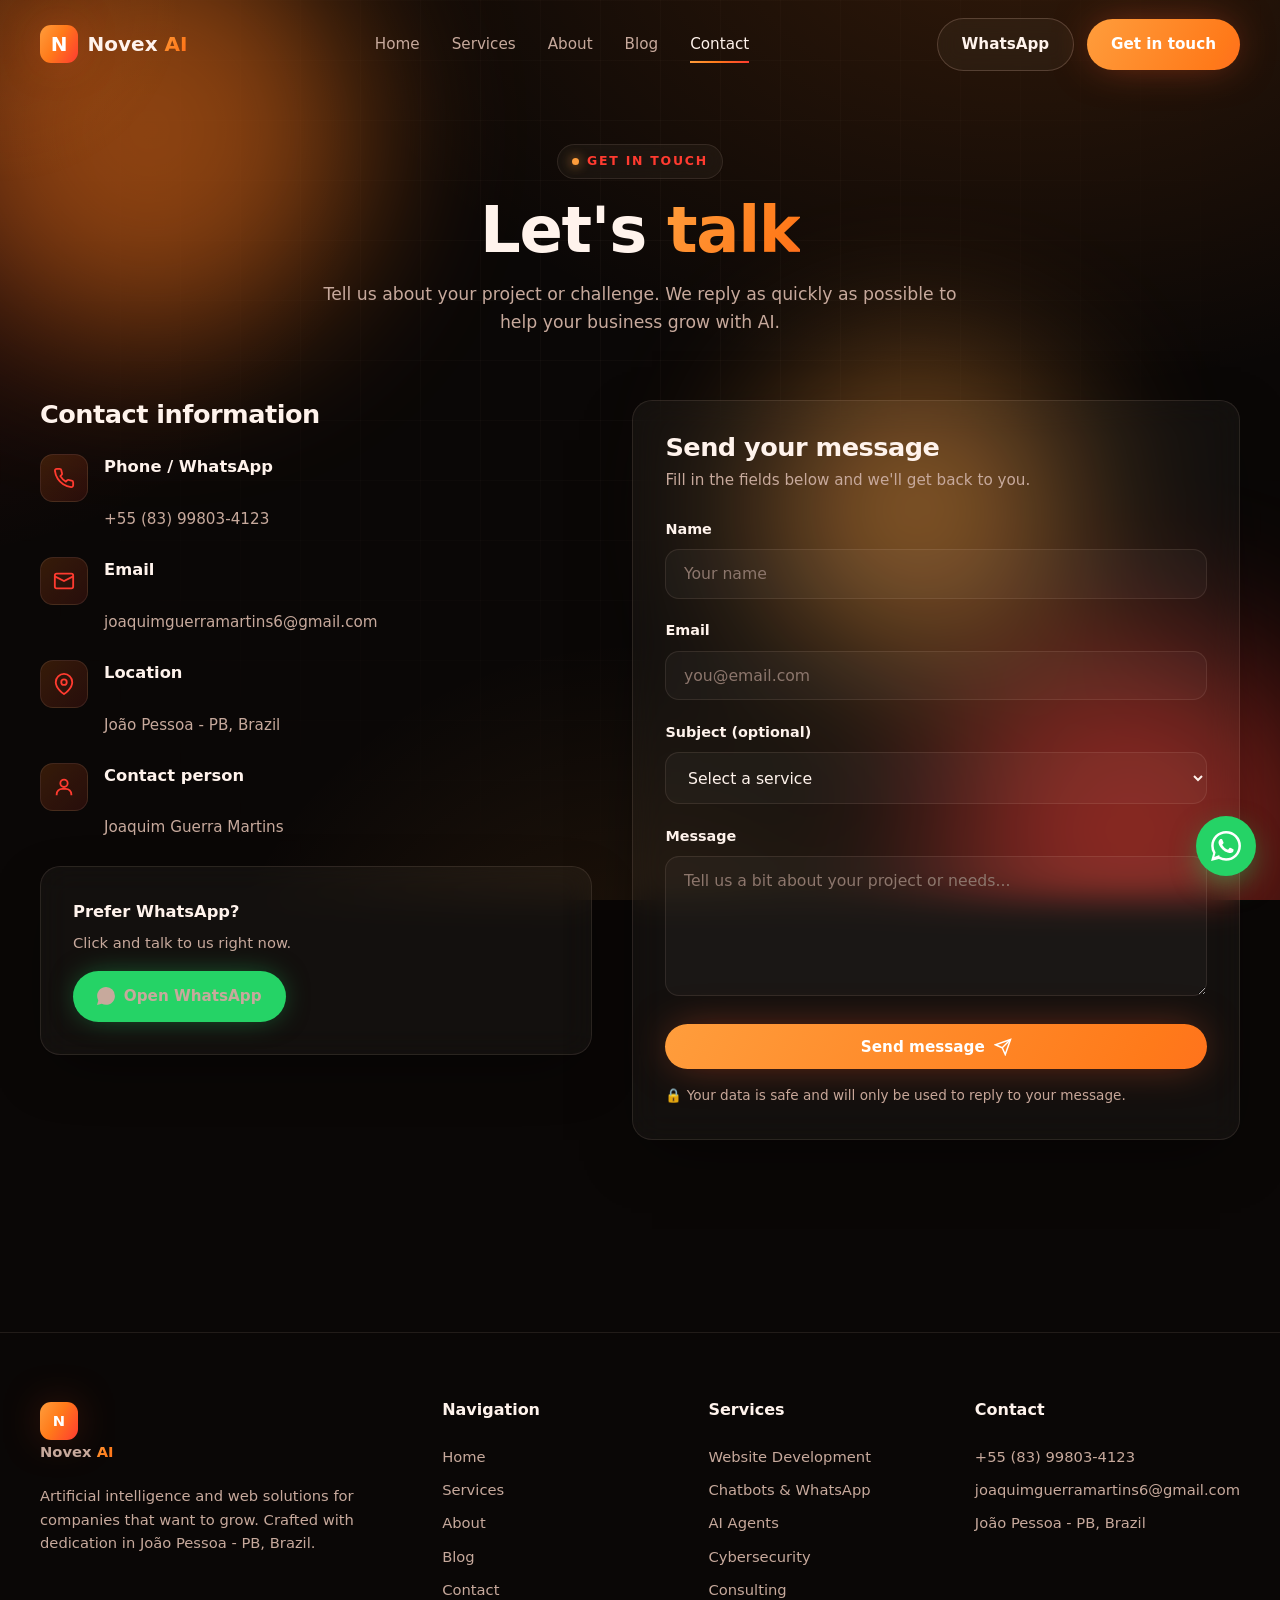
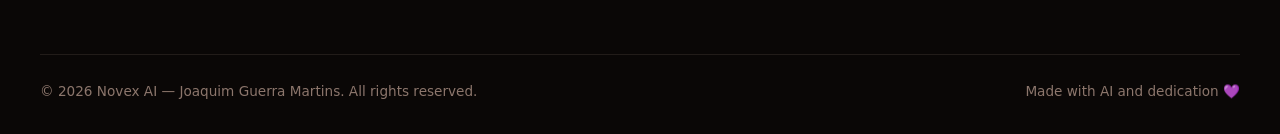
<file: contato.html>
<!DOCTYPE html>
<html lang="en">
<head>
  <meta charset="UTF-8" />
  <meta name="viewport" content="width=device-width, initial-scale=1.0" />
  <title>Contact — Novex AI</title>
  <meta name="description" content="Get in touch with Novex AI. Send your message and receive a reply to transform your business with artificial intelligence." />
  <link rel="stylesheet" href="css/style.css" />
</head>
<body>
  <div class="bg-fx"><div class="blob b1"></div><div class="blob b2"></div><div class="blob b3"></div></div>
  <div class="cursor-glow"></div>

  <header class="nav">
    <div class="container nav-inner">
      <a href="index.html" class="brand"><span class="brand-logo">N</span><span>Novex<span class="gradient-text"> AI</span></span></a>
      <nav class="nav-links">
        <a href="index.html">Home</a>
        <a href="servicos.html">Services</a>
        <a href="sobre.html">About</a>
        <a href="blog.html">Blog</a>
        <a href="contato.html" class="active">Contact</a>
      </nav>
      <div class="nav-cta">
        <a href="https://wa.me/5583998034123?text=Hi!%20I%20came%20from%20the%20Novex%20AI%20website%20and%20would%20like%20to%20know%20more%20about%20your%20services." target="_blank" rel="noopener" class="btn btn-ghost">WhatsApp</a>
        <a href="contato.html" class="btn btn-primary">Get in touch</a>
      </div>
      <button class="burger" aria-label="Open menu"><span></span><span></span><span></span></button>
    </div>
  </header>

  <main>
    <section class="page-head">
      <div class="container">
        <span class="eyebrow reveal"><span class="dot"></span> Get in touch</span>
        <h1 class="reveal d1">Let's <span class="gradient-text">talk</span></h1>
        <p class="reveal d2">Tell us about your project or challenge. We reply as quickly as possible to help your business grow with AI.</p>
      </div>
    </section>

    <section class="section" style="padding-top:2rem;">
      <div class="container contact-grid">
        <!-- Info -->
        <div class="contact-info reveal">
          <h2 style="font-size:1.6rem;margin-bottom:1.6rem;">Contact information</h2>
          <div class="info-item">
            <div class="ic"><svg viewBox="0 0 24 24" fill="none" stroke="currentColor" stroke-width="2"><path d="M22 16.92v3a2 2 0 0 1-2.18 2 19.79 19.79 0 0 1-8.63-3.07 19.5 19.5 0 0 1-6-6 19.79 19.79 0 0 1-3.07-8.67A2 2 0 0 1 4.11 2h3a2 2 0 0 1 2 1.72c.13.96.36 1.9.7 2.81a2 2 0 0 1-.45 2.11L8.09 9.91a16 16 0 0 0 6 6l1.27-1.27a2 2 0 0 1 2.11-.45c.91.34 1.85.57 2.81.7A2 2 0 0 1 22 16.92z"/></svg></div>
            <div><strong>Phone / WhatsApp</strong><br><a href="tel:+5583998034123">+55 (83) 99803-4123</a></div>
          </div>
          <div class="info-item">
            <div class="ic"><svg viewBox="0 0 24 24" fill="none" stroke="currentColor" stroke-width="2"><rect x="2" y="4" width="20" height="16" rx="2"/><path d="m22 7-10 5L2 7"/></svg></div>
            <div><strong>Email</strong><br><a href="mailto:joaquimguerramartins6@gmail.com">joaquimguerramartins6@gmail.com</a></div>
          </div>
          <div class="info-item">
            <div class="ic"><svg viewBox="0 0 24 24" fill="none" stroke="currentColor" stroke-width="2"><path d="M21 10c0 7-9 13-9 13s-9-6-9-13a9 9 0 0 1 18 0z"/><circle cx="12" cy="10" r="3"/></svg></div>
            <div><strong>Location</strong><br><span>João Pessoa - PB, Brazil</span></div>
          </div>
          <div class="info-item">
            <div class="ic"><svg viewBox="0 0 24 24" fill="none" stroke="currentColor" stroke-width="2"><circle cx="12" cy="8" r="4"/><path d="M4 21v-1a6 6 0 0 1 6-6h4a6 6 0 0 1 6 6v1"/></svg></div>
            <div><strong>Contact person</strong><br><span>Joaquim Guerra Martins</span></div>
          </div>

          <div class="glass-panel" style="margin-top:1.5rem;">
            <strong style="display:block;margin-bottom:0.4rem;">Prefer WhatsApp?</strong>
            <p style="color:var(--muted);font-size:0.92rem;margin-bottom:1rem;">Click and talk to us right now.</p>
            <a href="https://wa.me/5583998034123?text=Hi!%20I%20came%20from%20the%20Novex%20AI%20website%20and%20would%20like%20to%20know%20more%20about%20your%20services." target="_blank" rel="noopener" class="btn btn-primary" style="background:#25d366;box-shadow:0 0 30px -8px rgba(37,211,102,0.6);">
              <svg viewBox="0 0 24 24" width="18" height="18" fill="currentColor"><path d="M.057 24l1.687-6.163a11.867 11.867 0 0 1-1.587-5.946C.16 5.335 5.495 0 12.05 0a11.817 11.817 0 0 1 8.413 3.488 11.824 11.824 0 0 1 3.48 8.414c-.003 6.557-5.338 11.892-11.893 11.892a11.9 11.9 0 0 1-5.688-1.448L.057 24z"/></svg>
              Open WhatsApp
            </a>
          </div>
        </div>

        <!-- Form -->
        <div class="glass-panel reveal d2">
          <h2 style="font-size:1.6rem;margin-bottom:0.4rem;">Send your message</h2>
          <p style="color:var(--muted);font-size:0.95rem;margin-bottom:1.6rem;">Fill in the fields below and we'll get back to you.</p>

          <!--
            ====================================================================
            IMPORTANT — TO RECEIVE THE EMAILS FROM THIS FORM:
            Replace "SEU_ID_FORMSPREE" below with your Formspree form ID.
            Steps:
              1. Go to https://formspree.io and create a free account
                 (you can use joaquimguerramartins6@gmail.com).
              2. Create a new form ("New form").
              3. Formspree gives you an address like:
                 https://formspree.io/f/abcdwxyz
              4. Copy the final part (e.g. abcdwxyz) and replace "SEU_ID_FORMSPREE".
            Done! Messages will arrive in your email automatically.

            Until you set it up, the send button opens the visitor's email app
            pre-filled and addressed to you (works as a fallback).
            ====================================================================
          -->
          <form id="contact-form" action="https://formspree.io/f/SEU_ID_FORMSPREE" method="POST">
            <div class="form-field">
              <label for="name">Name</label>
              <input type="text" id="name" name="name" placeholder="Your name" required />
            </div>
            <div class="form-field">
              <label for="email">Email</label>
              <input type="email" id="email" name="email" placeholder="you@email.com" required />
            </div>
            <div class="form-field">
              <label for="subject">Subject (optional)</label>
              <select id="subject" name="subject">
                <option value="">Select a service</option>
                <option>Website Development</option>
                <option>AI / WhatsApp Chatbot</option>
                <option>Voice AI Agent</option>
                <option>AI Agent Development</option>
                <option>Managed AI Cybersecurity</option>
                <option>AI Consulting</option>
                <option>Lead Generation</option>
                <option>Venture Studio</option>
                <option>Virtual Assistant</option>
                <option>Copywriting</option>
                <option>Logo &amp; Brand Design</option>
                <option>Content Repurposing</option>
                <option>Other</option>
              </select>
            </div>
            <div class="form-field">
              <label for="message">Message</label>
              <textarea id="message" name="message" placeholder="Tell us a bit about your project or needs..." required></textarea>
            </div>
            <button type="submit" class="btn btn-primary" style="width:100%;justify-content:center;">
              Send message
              <svg viewBox="0 0 24 24" width="18" height="18" fill="none" stroke="currentColor" stroke-width="2"><path d="m22 2-7 20-4-9-9-4z"/><path d="M22 2 11 13"/></svg>
            </button>
            <div class="form-status"></div>
            <p class="form-note">🔒 Your data is safe and will only be used to reply to your message.</p>
          </form>
        </div>
      </div>
    </section>
  </main>

  <footer class="footer">
    <div class="container">
      <div class="footer-grid">
        <div>
          <a href="index.html" class="brand"><span class="brand-logo">N</span><span>Novex<span class="gradient-text"> AI</span></span></a>
          <p class="desc">Artificial intelligence and web solutions for companies that want to grow. Crafted with dedication in João Pessoa - PB, Brazil.</p>
        </div>
        <div>
          <h4>Navigation</h4>
          <a href="index.html">Home</a><a href="servicos.html">Services</a><a href="sobre.html">About</a><a href="blog.html">Blog</a><a href="contato.html">Contact</a>
        </div>
        <div>
          <h4>Services</h4>
          <a href="servicos.html">Website Development</a><a href="servicos.html">Chatbots &amp; WhatsApp</a><a href="servicos.html">AI Agents</a><a href="servicos.html">Cybersecurity</a><a href="servicos.html">Consulting</a>
        </div>
        <div>
          <h4>Contact</h4>
          <a href="tel:+5583998034123">+55 (83) 99803-4123</a><a href="mailto:joaquimguerramartins6@gmail.com">joaquimguerramartins6@gmail.com</a><a href="#">João Pessoa - PB, Brazil</a>
        </div>
      </div>
      <div class="footer-bottom">
        <span>© <span data-year>2026</span> Novex AI — Joaquim Guerra Martins. All rights reserved.</span>
        <span>Made with AI and dedication 💜</span>
      </div>
    </div>
  </footer>

  <a href="https://wa.me/5583998034123?text=Hi!%20I%20came%20from%20the%20Novex%20AI%20website%20and%20would%20like%20to%20know%20more%20about%20your%20services." target="_blank" rel="noopener" class="wa-float" aria-label="Chat on WhatsApp">
    <svg viewBox="0 0 24 24" fill="currentColor"><path d="M.057 24l1.687-6.163a11.867 11.867 0 0 1-1.587-5.946C.16 5.335 5.495 0 12.05 0a11.817 11.817 0 0 1 8.413 3.488 11.824 11.824 0 0 1 3.48 8.414c-.003 6.557-5.338 11.892-11.893 11.892a11.9 11.9 0 0 1-5.688-1.448L.057 24zm6.597-3.807c1.676.995 3.276 1.591 5.392 1.592 5.448 0 9.886-4.434 9.889-9.885.002-5.462-4.415-9.89-9.881-9.892-5.452 0-9.887 4.434-9.889 9.884a9.86 9.86 0 0 0 1.51 5.26l-.999 3.648 3.978-1.607zm11.387-5.464c-.074-.124-.272-.198-.57-.347-.297-.149-1.758-.868-2.031-.967-.272-.099-.47-.149-.669.149-.198.297-.768.967-.941 1.165-.173.198-.347.223-.644.074-.297-.149-1.255-.462-2.39-1.475-.883-.788-1.48-1.761-1.653-2.059-.173-.297-.018-.458.13-.606.134-.133.297-.347.446-.521.151-.172.2-.296.3-.495.099-.198.05-.372-.025-.521-.075-.148-.669-1.611-.916-2.206-.242-.579-.487-.501-.669-.51l-.57-.01c-.198 0-.52.074-.792.372s-1.04 1.016-1.04 2.479 1.065 2.876 1.213 3.074c.149.198 2.095 3.2 5.076 4.487.709.306 1.263.489 1.694.626.712.226 1.36.194 1.872.118.571-.085 1.758-.719 2.006-1.413.248-.695.248-1.29.173-1.414z"/></svg>
  </a>

  <script src="js/main.js"></script>
</body>
</html>
</file>
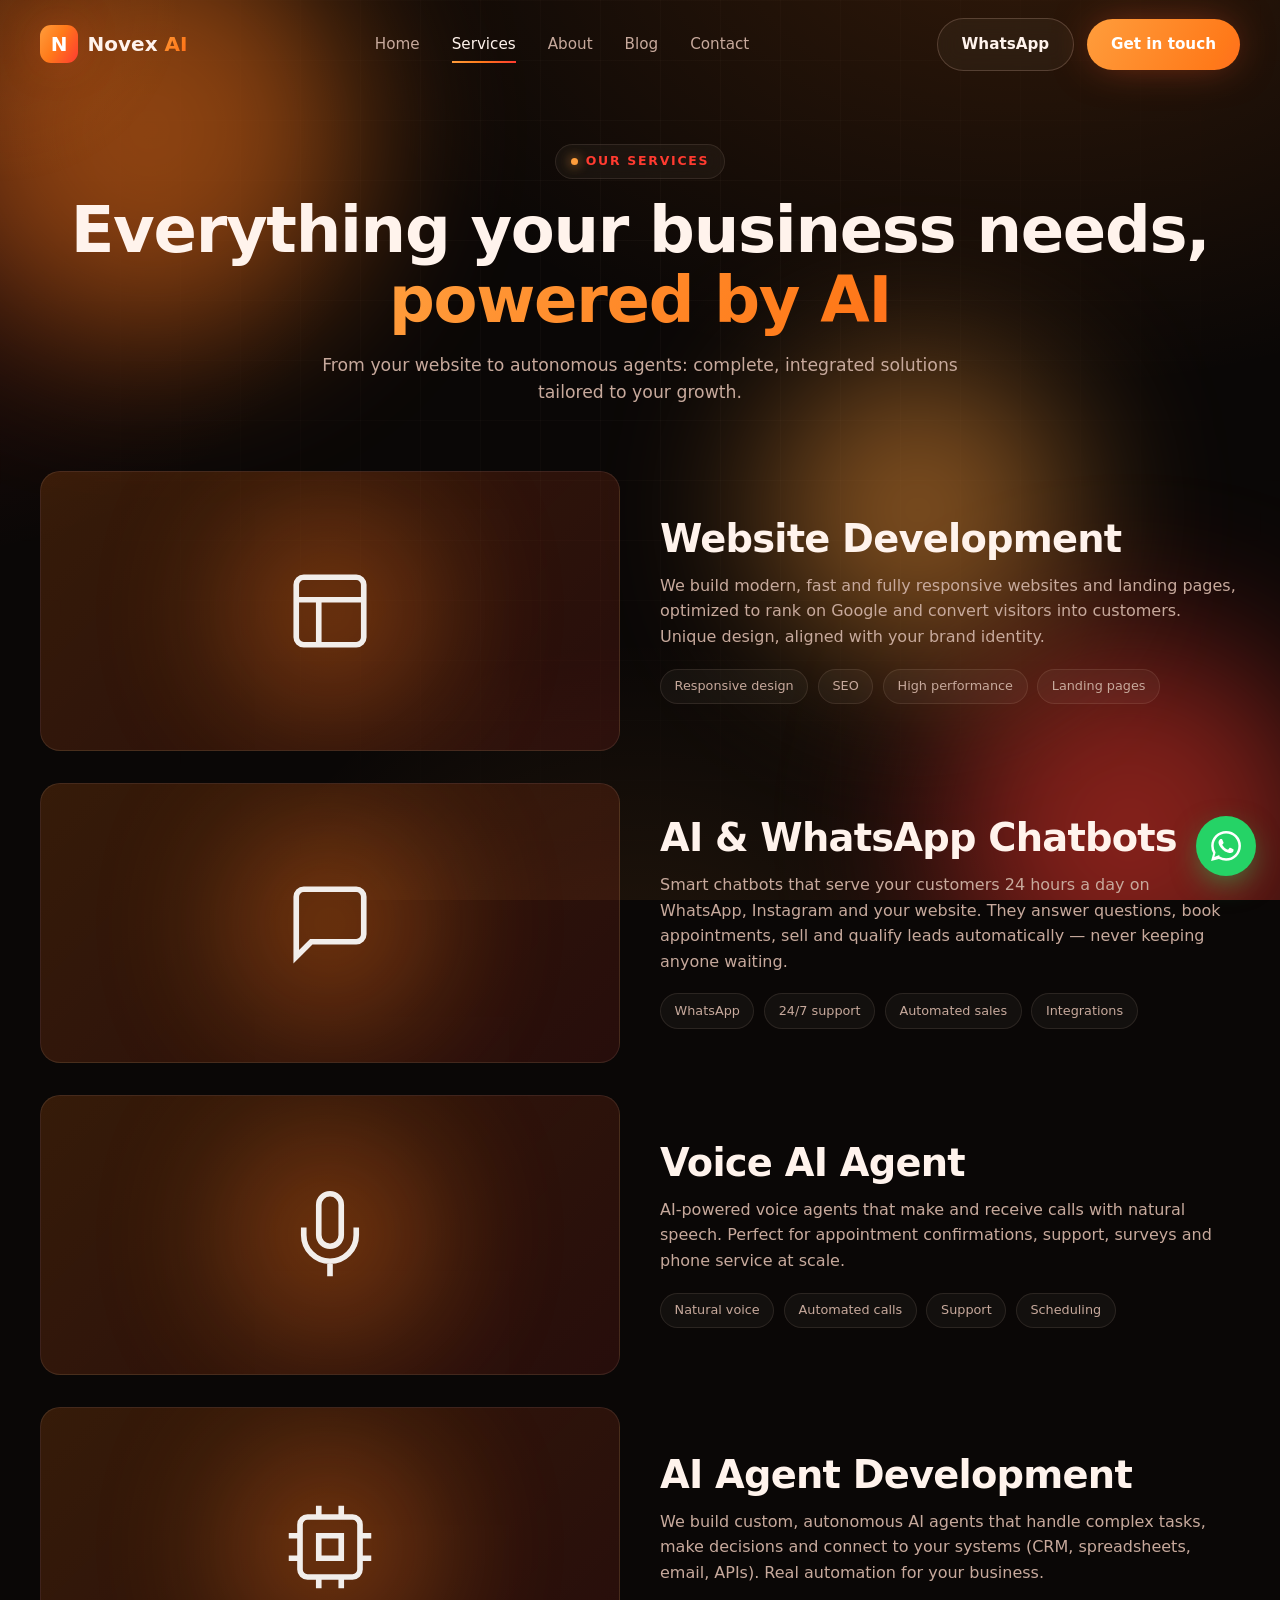
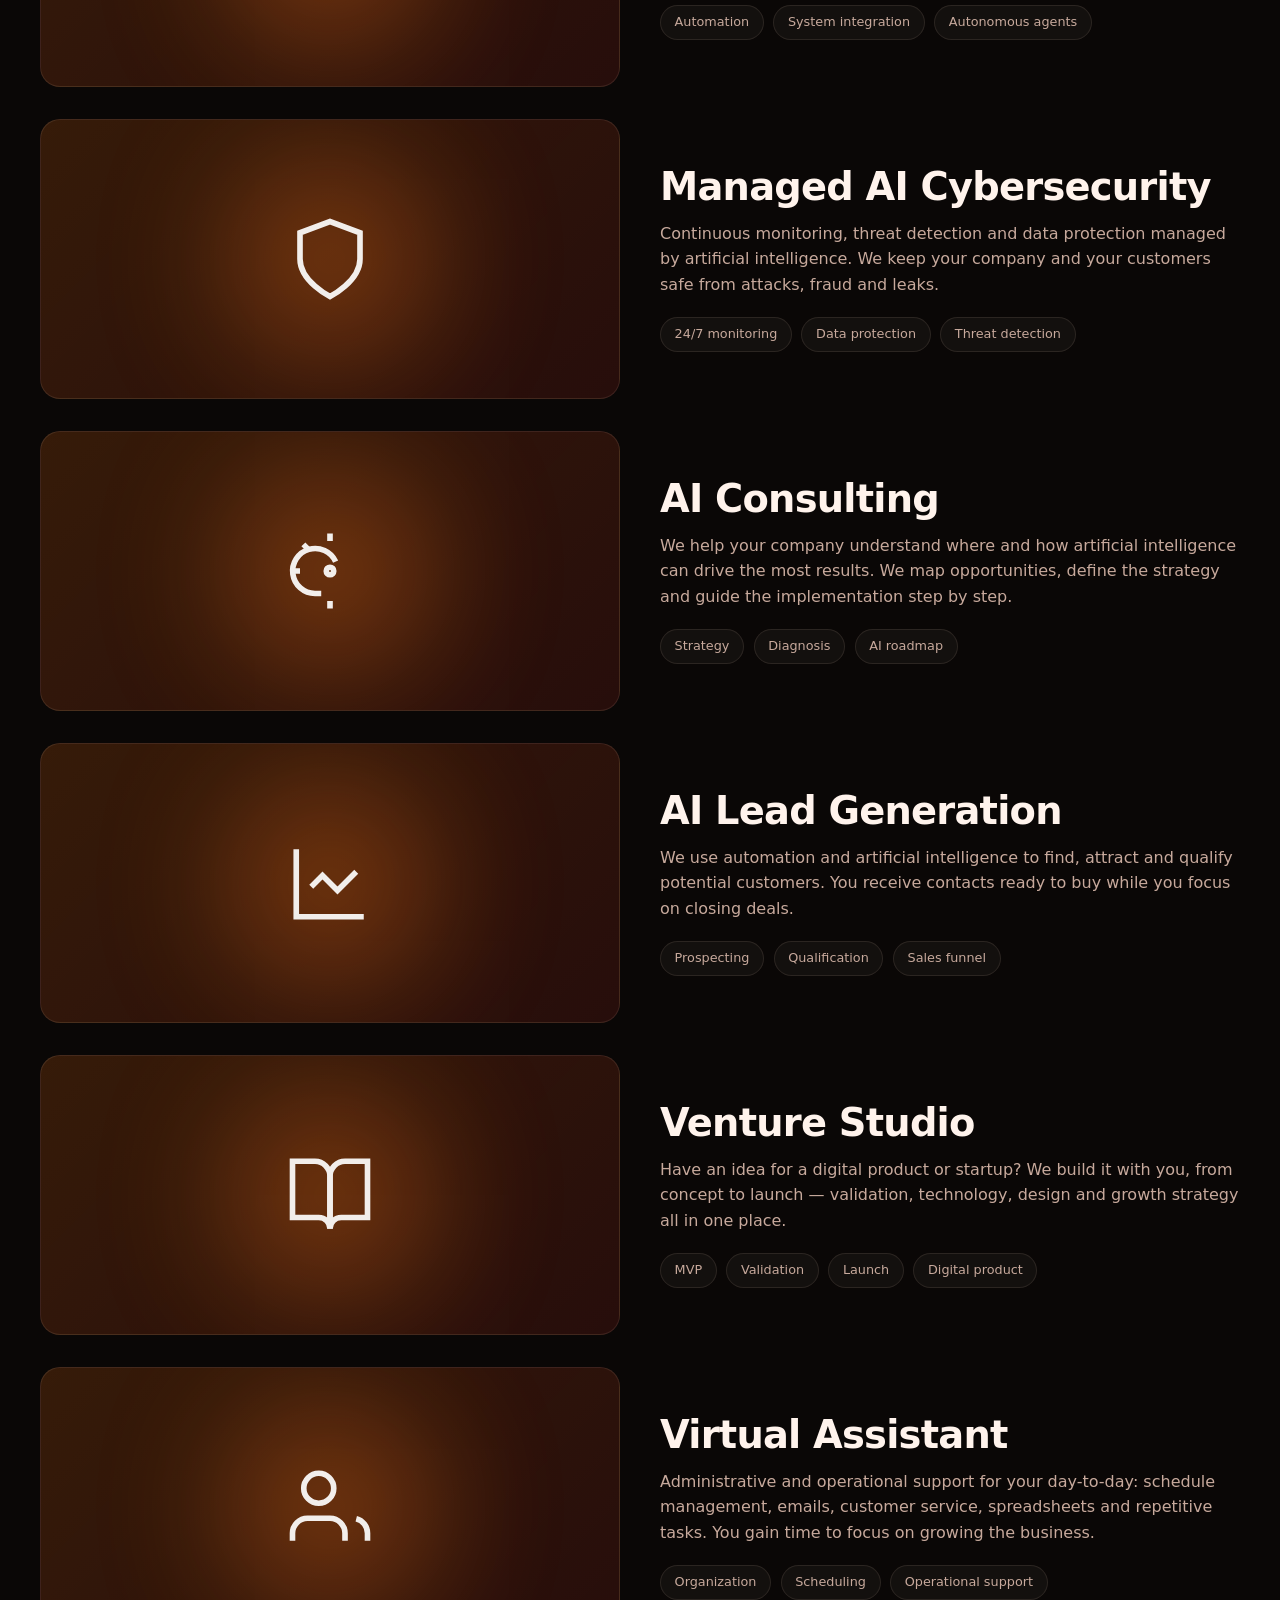
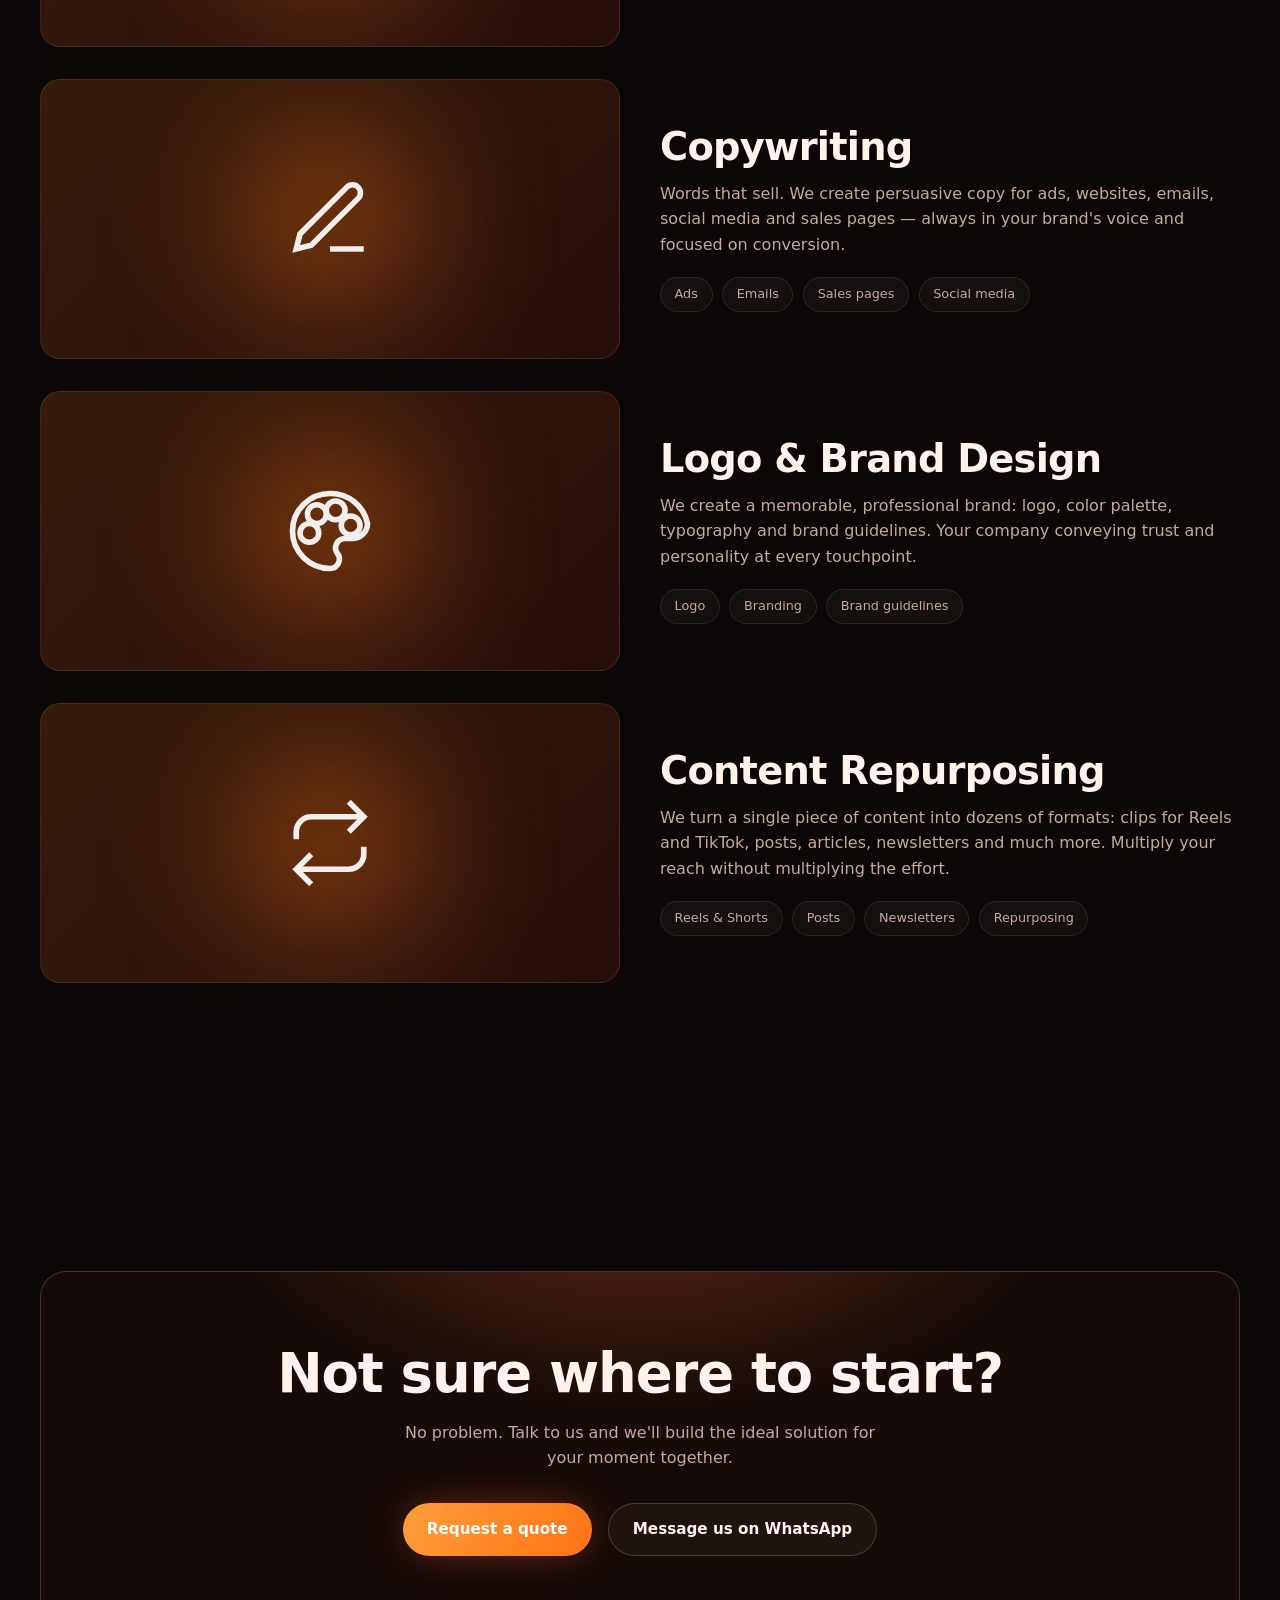
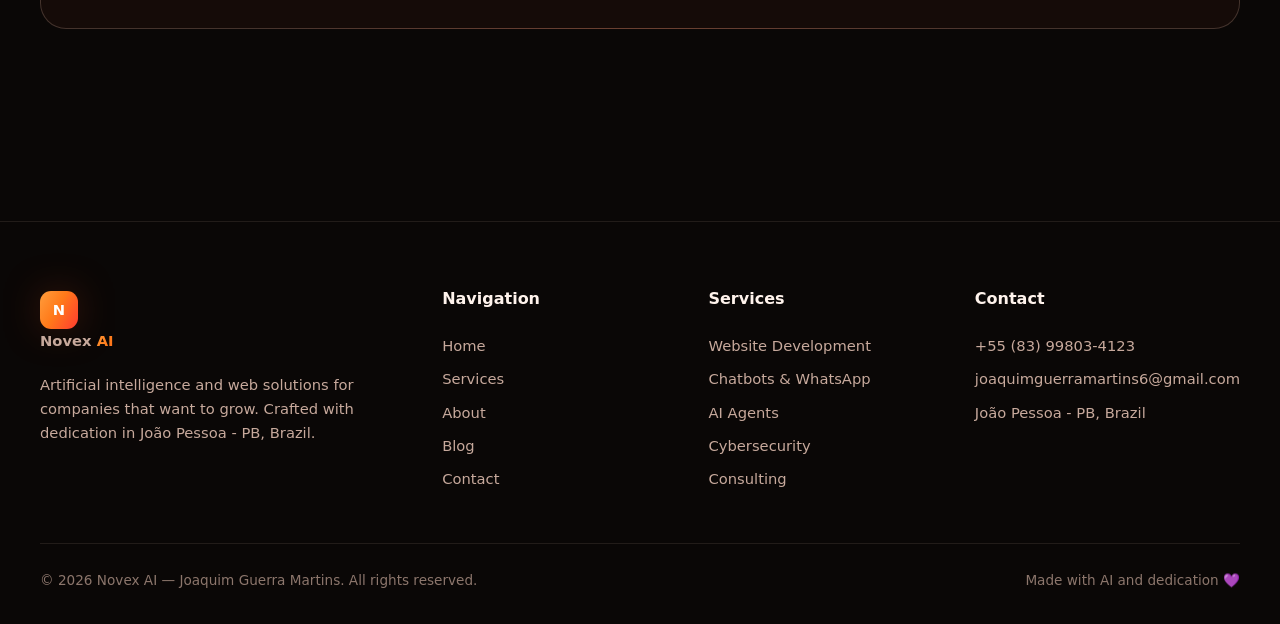
<file: servicos.html>
<!DOCTYPE html>
<html lang="en">
<head>
  <meta charset="UTF-8" />
  <meta name="viewport" content="width=device-width, initial-scale=1.0" />
  <title>Services — Novex AI</title>
  <meta name="description" content="Explore all of Novex AI's services in detail: websites, chatbots, voice agents, cybersecurity, consulting, lead generation, branding and more." />
  <link rel="stylesheet" href="css/style.css" />
</head>
<body>
  <div class="bg-fx"><div class="blob b1"></div><div class="blob b2"></div><div class="blob b3"></div></div>
  <div class="cursor-glow"></div>

  <header class="nav">
    <div class="container nav-inner">
      <a href="index.html" class="brand"><span class="brand-logo">N</span><span>Novex<span class="gradient-text"> AI</span></span></a>
      <nav class="nav-links">
        <a href="index.html">Home</a>
        <a href="servicos.html" class="active">Services</a>
        <a href="sobre.html">About</a>
        <a href="blog.html">Blog</a>
        <a href="contato.html">Contact</a>
      </nav>
      <div class="nav-cta">
        <a href="https://wa.me/5583998034123?text=Hi!%20I%20came%20from%20the%20Novex%20AI%20website%20and%20would%20like%20to%20know%20more%20about%20your%20services." target="_blank" rel="noopener" class="btn btn-ghost">WhatsApp</a>
        <a href="contato.html" class="btn btn-primary">Get in touch</a>
      </div>
      <button class="burger" aria-label="Open menu"><span></span><span></span><span></span></button>
    </div>
  </header>

  <main>
    <section class="page-head">
      <div class="container">
        <span class="eyebrow reveal"><span class="dot"></span> Our services</span>
        <h1 class="reveal d1">Everything your business needs, <span class="gradient-text">powered by AI</span></h1>
        <p class="reveal d2">From your website to autonomous agents: complete, integrated solutions tailored to your growth.</p>
      </div>
    </section>

    <section class="section" style="padding-top:2rem;">
      <div class="container">

        <!-- 1 -->
        <div class="svc-row reveal">
          <div class="svc-media"><svg class="big-ic" viewBox="0 0 24 24" fill="none" stroke="currentColor" stroke-width="1.5"><rect x="3" y="3" width="18" height="18" rx="2"/><path d="M3 9h18M9 21V9"/></svg></div>
          <div class="svc-body">
            <h2>Website Development</h2>
            <p>We build modern, fast and fully responsive websites and landing pages, optimized to rank on Google and convert visitors into customers. Unique design, aligned with your brand identity.</p>
            <div class="tag-row"><span class="tag">Responsive design</span><span class="tag">SEO</span><span class="tag">High performance</span><span class="tag">Landing pages</span></div>
          </div>
        </div>

        <!-- 2 -->
        <div class="svc-row reveal">
          <div class="svc-media"><svg class="big-ic" viewBox="0 0 24 24" fill="none" stroke="currentColor" stroke-width="1.5"><path d="M21 15a2 2 0 0 1-2 2H7l-4 4V5a2 2 0 0 1 2-2h14a2 2 0 0 1 2 2z"/></svg></div>
          <div class="svc-body">
            <h2>AI &amp; WhatsApp Chatbots</h2>
            <p>Smart chatbots that serve your customers 24 hours a day on WhatsApp, Instagram and your website. They answer questions, book appointments, sell and qualify leads automatically — never keeping anyone waiting.</p>
            <div class="tag-row"><span class="tag">WhatsApp</span><span class="tag">24/7 support</span><span class="tag">Automated sales</span><span class="tag">Integrations</span></div>
          </div>
        </div>

        <!-- 3 -->
        <div class="svc-row reveal">
          <div class="svc-media"><svg class="big-ic" viewBox="0 0 24 24" fill="none" stroke="currentColor" stroke-width="1.5"><path d="M12 1a3 3 0 0 0-3 3v8a3 3 0 0 0 6 0V4a3 3 0 0 0-3-3z"/><path d="M19 10v2a7 7 0 0 1-14 0v-2M12 19v4"/></svg></div>
          <div class="svc-body">
            <h2>Voice AI Agent</h2>
            <p>AI-powered voice agents that make and receive calls with natural speech. Perfect for appointment confirmations, support, surveys and phone service at scale.</p>
            <div class="tag-row"><span class="tag">Natural voice</span><span class="tag">Automated calls</span><span class="tag">Support</span><span class="tag">Scheduling</span></div>
          </div>
        </div>

        <!-- 4 -->
        <div class="svc-row reveal">
          <div class="svc-media"><svg class="big-ic" viewBox="0 0 24 24" fill="none" stroke="currentColor" stroke-width="1.5"><rect x="4" y="4" width="16" height="16" rx="2"/><path d="M9 9h6v6H9z"/><path d="M9 1v3M15 1v3M9 20v3M15 20v3M1 9h3M1 15h3M20 9h3M20 15h3"/></svg></div>
          <div class="svc-body">
            <h2>AI Agent Development</h2>
            <p>We build custom, autonomous AI agents that handle complex tasks, make decisions and connect to your systems (CRM, spreadsheets, email, APIs). Real automation for your business.</p>
            <div class="tag-row"><span class="tag">Automation</span><span class="tag">System integration</span><span class="tag">Autonomous agents</span></div>
          </div>
        </div>

        <!-- 5 -->
        <div class="svc-row reveal">
          <div class="svc-media"><svg class="big-ic" viewBox="0 0 24 24" fill="none" stroke="currentColor" stroke-width="1.5"><path d="M12 22s8-4 8-10V5l-8-3-8 3v7c0 6 8 10 8 10z"/></svg></div>
          <div class="svc-body">
            <h2>Managed AI Cybersecurity</h2>
            <p>Continuous monitoring, threat detection and data protection managed by artificial intelligence. We keep your company and your customers safe from attacks, fraud and leaks.</p>
            <div class="tag-row"><span class="tag">24/7 monitoring</span><span class="tag">Data protection</span><span class="tag">Threat detection</span></div>
          </div>
        </div>

        <!-- 6 -->
        <div class="svc-row reveal">
          <div class="svc-media"><svg class="big-ic" viewBox="0 0 24 24" fill="none" stroke="currentColor" stroke-width="1.5"><path d="M9.66 18H8a6 6 0 1 1 5.5-8.5"/><circle cx="12" cy="12" r="1"/><path d="M12 2v2M12 20v2M4.9 4.9l1.4 1.4M2 12h2"/></svg></div>
          <div class="svc-body">
            <h2>AI Consulting</h2>
            <p>We help your company understand where and how artificial intelligence can drive the most results. We map opportunities, define the strategy and guide the implementation step by step.</p>
            <div class="tag-row"><span class="tag">Strategy</span><span class="tag">Diagnosis</span><span class="tag">AI roadmap</span></div>
          </div>
        </div>

        <!-- 7 -->
        <div class="svc-row reveal">
          <div class="svc-media"><svg class="big-ic" viewBox="0 0 24 24" fill="none" stroke="currentColor" stroke-width="1.5"><path d="M3 3v18h18"/><path d="m19 9-5 5-4-4-3 3"/></svg></div>
          <div class="svc-body">
            <h2>AI Lead Generation</h2>
            <p>We use automation and artificial intelligence to find, attract and qualify potential customers. You receive contacts ready to buy while you focus on closing deals.</p>
            <div class="tag-row"><span class="tag">Prospecting</span><span class="tag">Qualification</span><span class="tag">Sales funnel</span></div>
          </div>
        </div>

        <!-- 8 -->
        <div class="svc-row reveal">
          <div class="svc-media"><svg class="big-ic" viewBox="0 0 24 24" fill="none" stroke="currentColor" stroke-width="1.5"><path d="M2 3h6a4 4 0 0 1 4 4v14a3 3 0 0 0-3-3H2z"/><path d="M22 3h-6a4 4 0 0 0-4 4v14a3 3 0 0 1 3-3h7z"/></svg></div>
          <div class="svc-body">
            <h2>Venture Studio</h2>
            <p>Have an idea for a digital product or startup? We build it with you, from concept to launch — validation, technology, design and growth strategy all in one place.</p>
            <div class="tag-row"><span class="tag">MVP</span><span class="tag">Validation</span><span class="tag">Launch</span><span class="tag">Digital product</span></div>
          </div>
        </div>

        <!-- 9 -->
        <div class="svc-row reveal">
          <div class="svc-media"><svg class="big-ic" viewBox="0 0 24 24" fill="none" stroke="currentColor" stroke-width="1.5"><path d="M16 21v-2a4 4 0 0 0-4-4H6a4 4 0 0 0-4 4v2"/><circle cx="9" cy="7" r="4"/><path d="M22 21v-2a4 4 0 0 0-3-3.87"/></svg></div>
          <div class="svc-body">
            <h2>Virtual Assistant</h2>
            <p>Administrative and operational support for your day-to-day: schedule management, emails, customer service, spreadsheets and repetitive tasks. You gain time to focus on growing the business.</p>
            <div class="tag-row"><span class="tag">Organization</span><span class="tag">Scheduling</span><span class="tag">Operational support</span></div>
          </div>
        </div>

        <!-- 10 -->
        <div class="svc-row reveal">
          <div class="svc-media"><svg class="big-ic" viewBox="0 0 24 24" fill="none" stroke="currentColor" stroke-width="1.5"><path d="M12 20h9"/><path d="M16.5 3.5a2.12 2.12 0 0 1 3 3L7 19l-4 1 1-4z"/></svg></div>
          <div class="svc-body">
            <h2>Copywriting</h2>
            <p>Words that sell. We create persuasive copy for ads, websites, emails, social media and sales pages — always in your brand's voice and focused on conversion.</p>
            <div class="tag-row"><span class="tag">Ads</span><span class="tag">Emails</span><span class="tag">Sales pages</span><span class="tag">Social media</span></div>
          </div>
        </div>

        <!-- 11 -->
        <div class="svc-row reveal">
          <div class="svc-media"><svg class="big-ic" viewBox="0 0 24 24" fill="none" stroke="currentColor" stroke-width="1.5"><circle cx="13.5" cy="6.5" r="2.5"/><circle cx="17.5" cy="10.5" r="2.5"/><circle cx="8.5" cy="7.5" r="2.5"/><circle cx="6.5" cy="12.5" r="2.5"/><path d="M12 2a10 10 0 0 0 0 20 2.5 2.5 0 0 0 2-4 2.5 2.5 0 0 1 2-4h2a4 4 0 0 0 4-4 10 10 0 0 0-10-8z"/></svg></div>
          <div class="svc-body">
            <h2>Logo &amp; Brand Design</h2>
            <p>We create a memorable, professional brand: logo, color palette, typography and brand guidelines. Your company conveying trust and personality at every touchpoint.</p>
            <div class="tag-row"><span class="tag">Logo</span><span class="tag">Branding</span><span class="tag">Brand guidelines</span></div>
          </div>
        </div>

        <!-- 12 -->
        <div class="svc-row reveal">
          <div class="svc-media"><svg class="big-ic" viewBox="0 0 24 24" fill="none" stroke="currentColor" stroke-width="1.5"><path d="M17 1l4 4-4 4"/><path d="M3 11V9a4 4 0 0 1 4-4h14M7 23l-4-4 4-4"/><path d="M21 13v2a4 4 0 0 1-4 4H3"/></svg></div>
          <div class="svc-body">
            <h2>Content Repurposing</h2>
            <p>We turn a single piece of content into dozens of formats: clips for Reels and TikTok, posts, articles, newsletters and much more. Multiply your reach without multiplying the effort.</p>
            <div class="tag-row"><span class="tag">Reels &amp; Shorts</span><span class="tag">Posts</span><span class="tag">Newsletters</span><span class="tag">Repurposing</span></div>
          </div>
        </div>

      </div>
    </section>

    <section class="section">
      <div class="container">
        <div class="cta-band reveal">
          <h2>Not sure where to start?</h2>
          <p>No problem. Talk to us and we'll build the ideal solution for your moment together.</p>
          <div class="hero-actions" style="justify-content:center;">
            <a href="contato.html" class="btn btn-primary">Request a quote</a>
            <a href="https://wa.me/5583998034123?text=Hi!%20I%20came%20from%20the%20Novex%20AI%20website%20and%20would%20like%20to%20know%20more%20about%20your%20services." target="_blank" rel="noopener" class="btn btn-ghost">Message us on WhatsApp</a>
          </div>
        </div>
      </div>
    </section>
  </main>

  <footer class="footer">
    <div class="container">
      <div class="footer-grid">
        <div>
          <a href="index.html" class="brand"><span class="brand-logo">N</span><span>Novex<span class="gradient-text"> AI</span></span></a>
          <p class="desc">Artificial intelligence and web solutions for companies that want to grow. Crafted with dedication in João Pessoa - PB, Brazil.</p>
        </div>
        <div>
          <h4>Navigation</h4>
          <a href="index.html">Home</a><a href="servicos.html">Services</a><a href="sobre.html">About</a><a href="blog.html">Blog</a><a href="contato.html">Contact</a>
        </div>
        <div>
          <h4>Services</h4>
          <a href="servicos.html">Website Development</a><a href="servicos.html">Chatbots &amp; WhatsApp</a><a href="servicos.html">AI Agents</a><a href="servicos.html">Cybersecurity</a><a href="servicos.html">Consulting</a>
        </div>
        <div>
          <h4>Contact</h4>
          <a href="tel:+5583998034123">+55 (83) 99803-4123</a><a href="mailto:joaquimguerramartins6@gmail.com">joaquimguerramartins6@gmail.com</a><a href="#">João Pessoa - PB, Brazil</a>
        </div>
      </div>
      <div class="footer-bottom">
        <span>© <span data-year>2026</span> Novex AI — Joaquim Guerra Martins. All rights reserved.</span>
        <span>Made with AI and dedication 💜</span>
      </div>
    </div>
  </footer>

  <a href="https://wa.me/5583998034123?text=Hi!%20I%20came%20from%20the%20Novex%20AI%20website%20and%20would%20like%20to%20know%20more%20about%20your%20services." target="_blank" rel="noopener" class="wa-float" aria-label="Chat on WhatsApp">
    <svg viewBox="0 0 24 24" fill="currentColor"><path d="M.057 24l1.687-6.163a11.867 11.867 0 0 1-1.587-5.946C.16 5.335 5.495 0 12.05 0a11.817 11.817 0 0 1 8.413 3.488 11.824 11.824 0 0 1 3.48 8.414c-.003 6.557-5.338 11.892-11.893 11.892a11.9 11.9 0 0 1-5.688-1.448L.057 24zm6.597-3.807c1.676.995 3.276 1.591 5.392 1.592 5.448 0 9.886-4.434 9.889-9.885.002-5.462-4.415-9.89-9.881-9.892-5.452 0-9.887 4.434-9.889 9.884a9.86 9.86 0 0 0 1.51 5.26l-.999 3.648 3.978-1.607zm11.387-5.464c-.074-.124-.272-.198-.57-.347-.297-.149-1.758-.868-2.031-.967-.272-.099-.47-.149-.669.149-.198.297-.768.967-.941 1.165-.173.198-.347.223-.644.074-.297-.149-1.255-.462-2.39-1.475-.883-.788-1.48-1.761-1.653-2.059-.173-.297-.018-.458.13-.606.134-.133.297-.347.446-.521.151-.172.2-.296.3-.495.099-.198.05-.372-.025-.521-.075-.148-.669-1.611-.916-2.206-.242-.579-.487-.501-.669-.51l-.57-.01c-.198 0-.52.074-.792.372s-1.04 1.016-1.04 2.479 1.065 2.876 1.213 3.074c.149.198 2.095 3.2 5.076 4.487.709.306 1.263.489 1.694.626.712.226 1.36.194 1.872.118.571-.085 1.758-.719 2.006-1.413.248-.695.248-1.29.173-1.414z"/></svg>
  </a>

  <script src="js/main.js"></script>
</body>
</html>
</file>
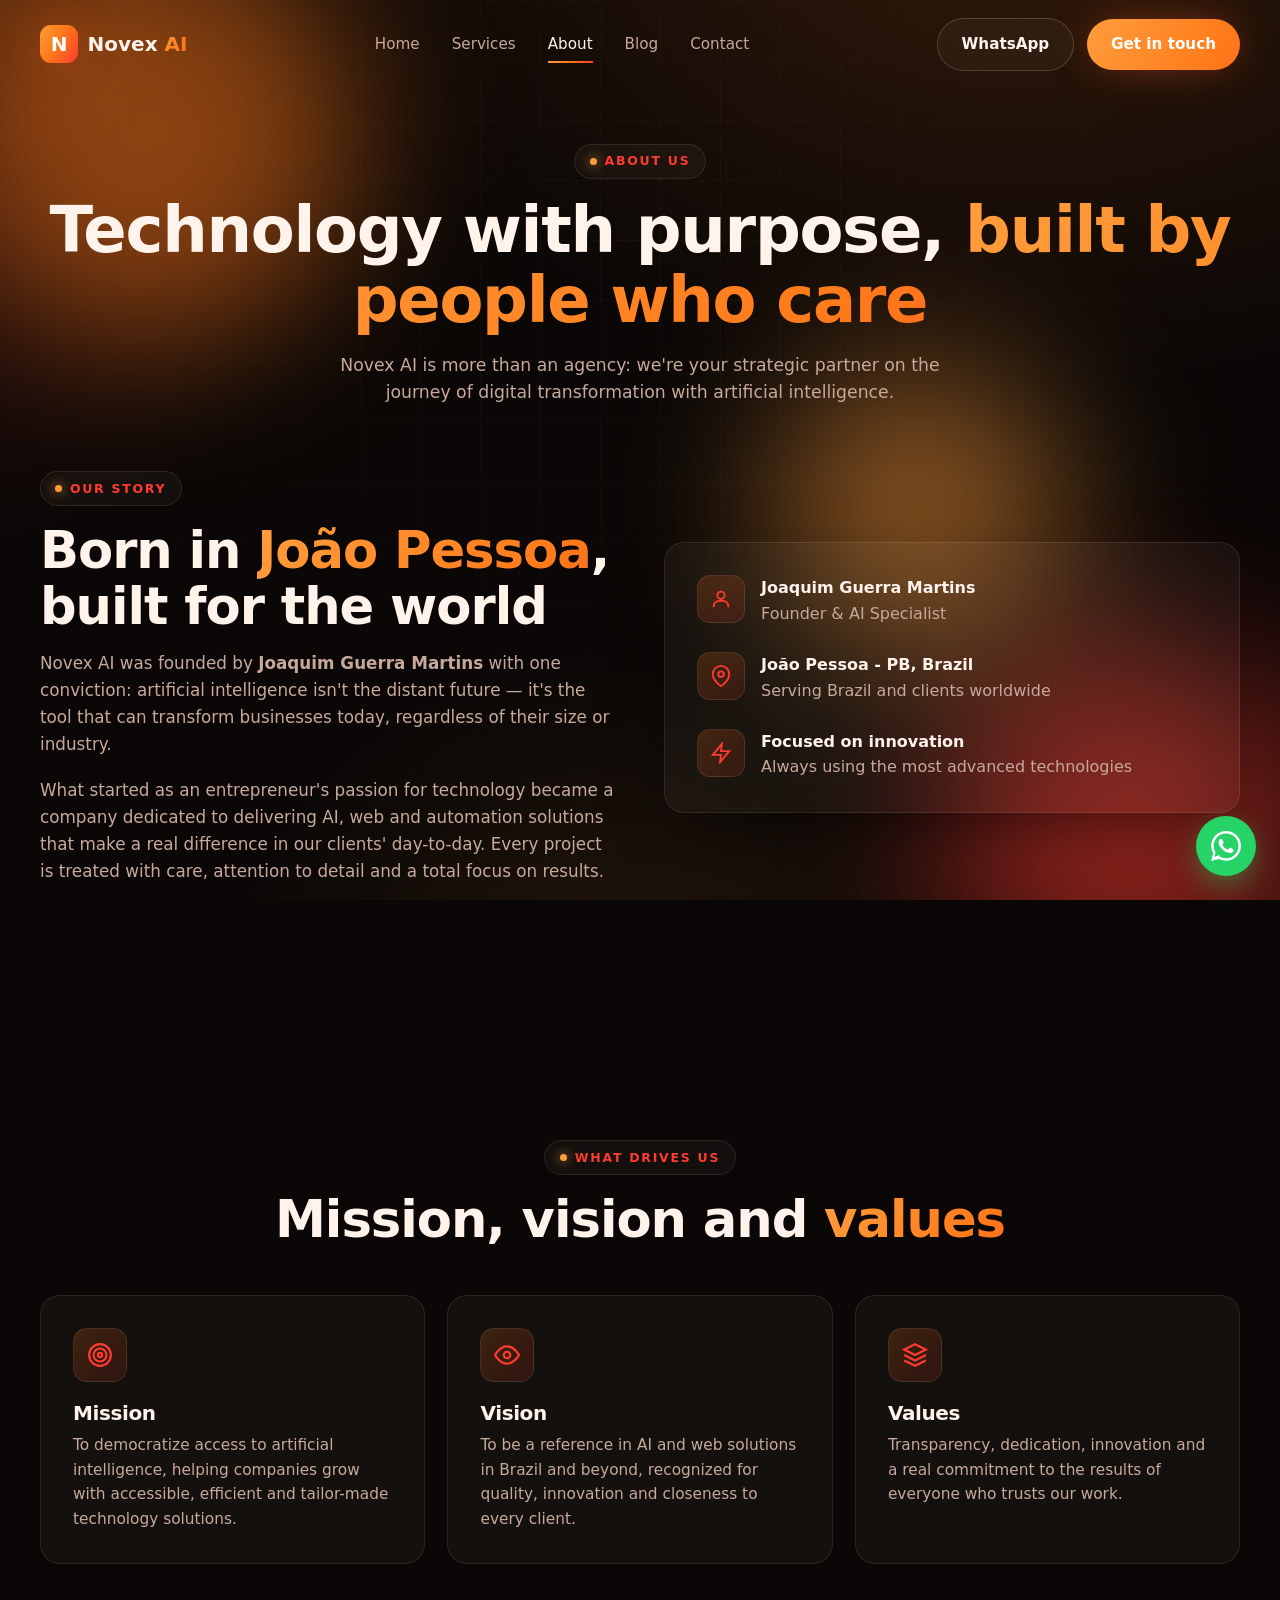
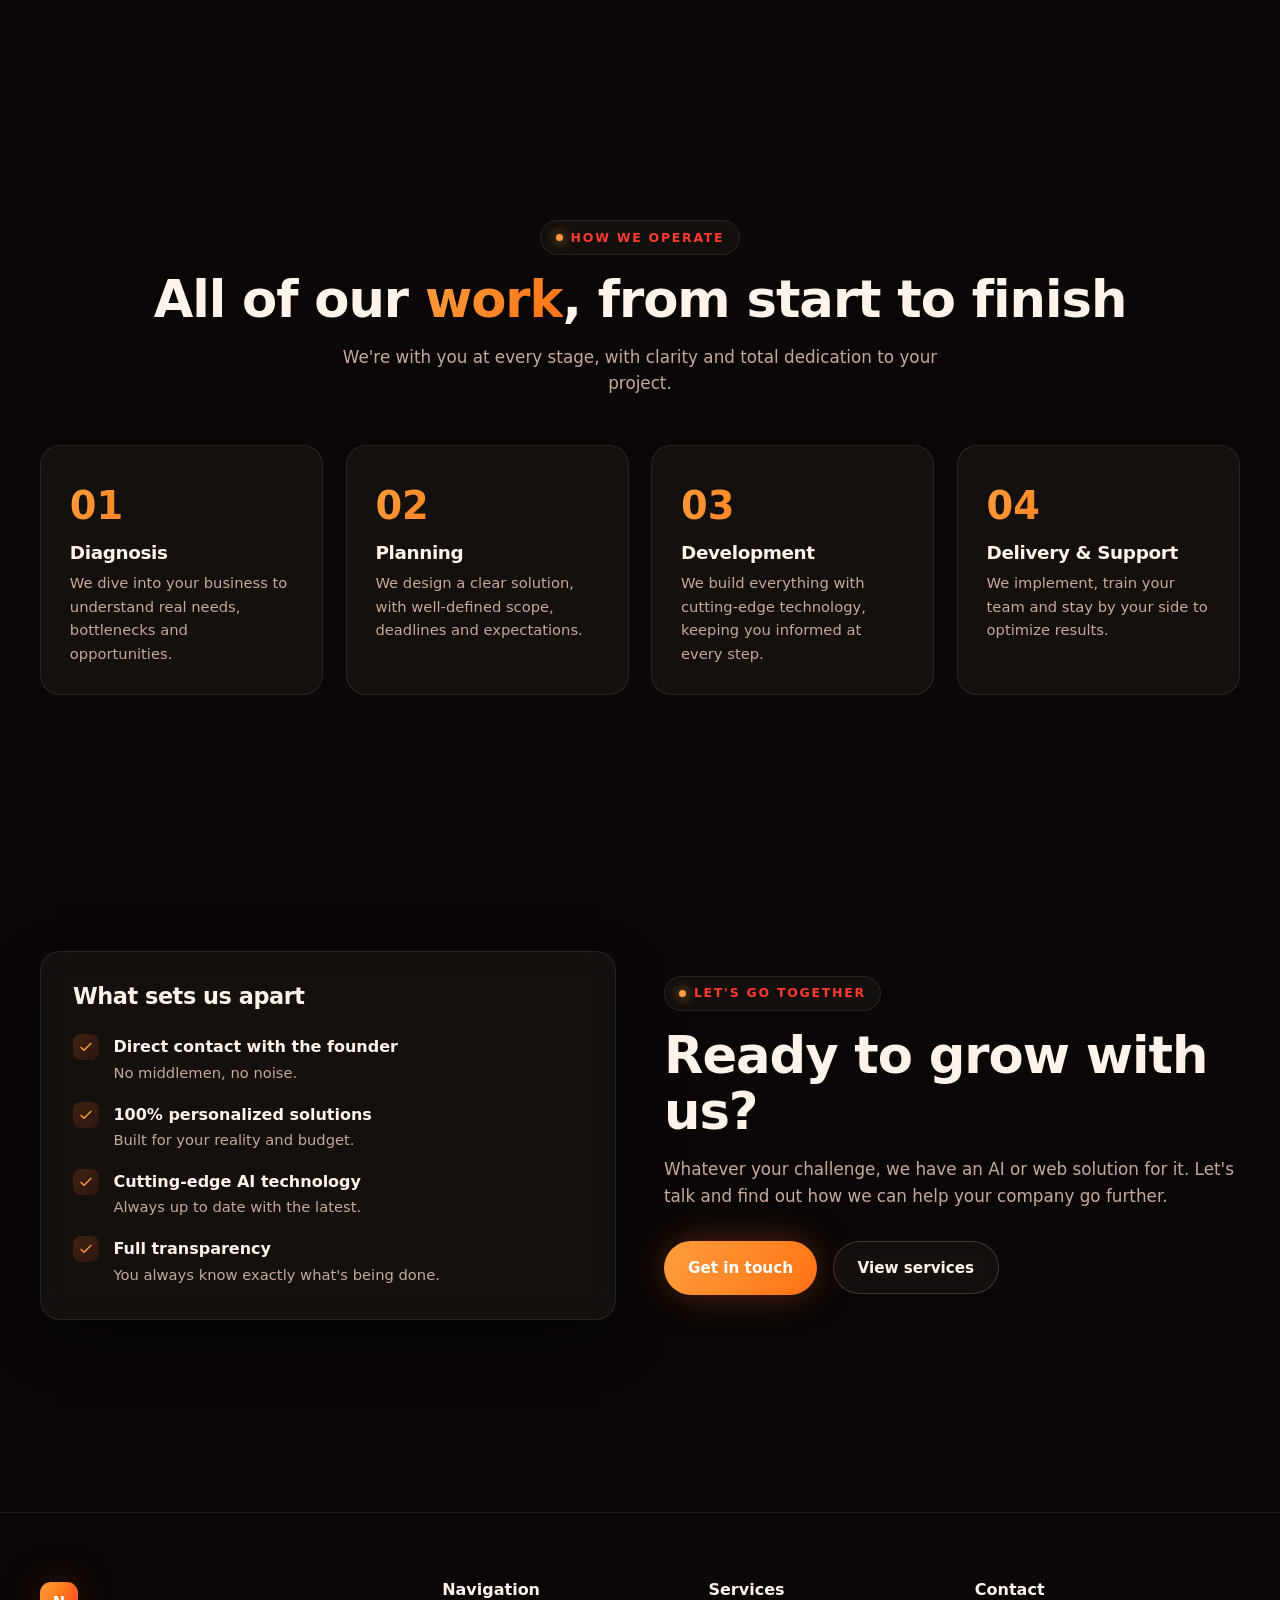
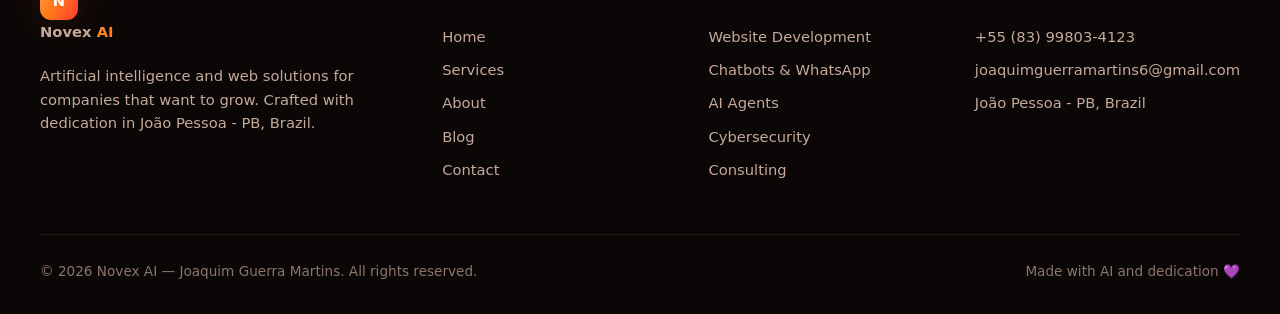
<file: sobre.html>
<!DOCTYPE html>
<html lang="en">
<head>
  <meta charset="UTF-8" />
  <meta name="viewport" content="width=device-width, initial-scale=1.0" />
  <title>About — Novex AI</title>
  <meta name="description" content="Meet Novex AI, the company founded by Joaquim Guerra Martins in João Pessoa - PB, Brazil. Our mission, values and the way we work with artificial intelligence." />
  <link rel="stylesheet" href="css/style.css" />
</head>
<body>
  <div class="bg-fx"><div class="blob b1"></div><div class="blob b2"></div><div class="blob b3"></div></div>
  <div class="cursor-glow"></div>

  <header class="nav">
    <div class="container nav-inner">
      <a href="index.html" class="brand"><span class="brand-logo">N</span><span>Novex<span class="gradient-text"> AI</span></span></a>
      <nav class="nav-links">
        <a href="index.html">Home</a>
        <a href="servicos.html">Services</a>
        <a href="sobre.html" class="active">About</a>
        <a href="blog.html">Blog</a>
        <a href="contato.html">Contact</a>
      </nav>
      <div class="nav-cta">
        <a href="https://wa.me/5583998034123?text=Hi!%20I%20came%20from%20the%20Novex%20AI%20website%20and%20would%20like%20to%20know%20more%20about%20your%20services." target="_blank" rel="noopener" class="btn btn-ghost">WhatsApp</a>
        <a href="contato.html" class="btn btn-primary">Get in touch</a>
      </div>
      <button class="burger" aria-label="Open menu"><span></span><span></span><span></span></button>
    </div>
  </header>

  <main>
    <section class="page-head">
      <div class="container">
        <span class="eyebrow reveal"><span class="dot"></span> About us</span>
        <h1 class="reveal d1">Technology with purpose, <span class="gradient-text">built by people who care</span></h1>
        <p class="reveal d2">Novex AI is more than an agency: we're your strategic partner on the journey of digital transformation with artificial intelligence.</p>
      </div>
    </section>

    <!-- Story -->
    <section class="section" style="padding-top:2rem;">
      <div class="container split">
        <div class="reveal">
          <span class="eyebrow"><span class="dot"></span> Our story</span>
          <h2 class="section-title">Born in <span class="gradient-text">João Pessoa</span>, built for the world</h2>
          <p class="section-sub" style="margin-bottom:1.2rem;">Novex AI was founded by <strong>Joaquim Guerra Martins</strong> with one conviction: artificial intelligence isn't the distant future — it's the tool that can transform businesses today, regardless of their size or industry.</p>
          <p class="section-sub">What started as an entrepreneur's passion for technology became a company dedicated to delivering AI, web and automation solutions that make a real difference in our clients' day-to-day. Every project is treated with care, attention to detail and a total focus on results.</p>
        </div>
        <div class="glass-panel reveal d2">
          <div class="info-item" style="display:flex;gap:1rem;align-items:flex-start;margin-bottom:1.6rem;">
            <div class="ic" style="flex:none;width:48px;height:48px;border-radius:13px;background:var(--grad-soft);border:1px solid var(--border);display:grid;place-items:center;color:var(--brand-2);"><svg viewBox="0 0 24 24" width="22" height="22" fill="none" stroke="currentColor" stroke-width="2"><circle cx="12" cy="8" r="4"/><path d="M4 21v-1a6 6 0 0 1 6-6h4a6 6 0 0 1 6 6v1"/></svg></div>
            <div><strong>Joaquim Guerra Martins</strong><br><span style="color:var(--muted);">Founder &amp; AI Specialist</span></div>
          </div>
          <div class="info-item" style="display:flex;gap:1rem;align-items:flex-start;margin-bottom:1.6rem;">
            <div class="ic" style="flex:none;width:48px;height:48px;border-radius:13px;background:var(--grad-soft);border:1px solid var(--border);display:grid;place-items:center;color:var(--brand-2);"><svg viewBox="0 0 24 24" width="22" height="22" fill="none" stroke="currentColor" stroke-width="2"><path d="M21 10c0 7-9 13-9 13s-9-6-9-13a9 9 0 0 1 18 0z"/><circle cx="12" cy="10" r="3"/></svg></div>
            <div><strong>João Pessoa - PB, Brazil</strong><br><span style="color:var(--muted);">Serving Brazil and clients worldwide</span></div>
          </div>
          <div class="info-item" style="display:flex;gap:1rem;align-items:flex-start;">
            <div class="ic" style="flex:none;width:48px;height:48px;border-radius:13px;background:var(--grad-soft);border:1px solid var(--border);display:grid;place-items:center;color:var(--brand-2);"><svg viewBox="0 0 24 24" width="22" height="22" fill="none" stroke="currentColor" stroke-width="2"><path d="M13 2 3 14h9l-1 8 10-12h-9z"/></svg></div>
            <div><strong>Focused on innovation</strong><br><span style="color:var(--muted);">Always using the most advanced technologies</span></div>
          </div>
        </div>
      </div>
    </section>

    <!-- Mission, vision, values -->
    <section class="section">
      <div class="container">
        <div class="center" style="margin-bottom:3rem;">
          <span class="eyebrow reveal"><span class="dot"></span> What drives us</span>
          <h2 class="section-title reveal d1">Mission, vision and <span class="gradient-text">values</span></h2>
        </div>
        <div class="grid grid-3">
          <article class="card reveal">
            <div class="ic"><svg viewBox="0 0 24 24" fill="none" stroke="currentColor" stroke-width="2"><circle cx="12" cy="12" r="10"/><circle cx="12" cy="12" r="6"/><circle cx="12" cy="12" r="2"/></svg></div>
            <h3>Mission</h3>
            <p>To democratize access to artificial intelligence, helping companies grow with accessible, efficient and tailor-made technology solutions.</p>
          </article>
          <article class="card reveal d1">
            <div class="ic"><svg viewBox="0 0 24 24" fill="none" stroke="currentColor" stroke-width="2"><path d="M1 12s4-8 11-8 11 8 11 8-4 8-11 8-11-8-11-8z"/><circle cx="12" cy="12" r="3"/></svg></div>
            <h3>Vision</h3>
            <p>To be a reference in AI and web solutions in Brazil and beyond, recognized for quality, innovation and closeness to every client.</p>
          </article>
          <article class="card reveal d2">
            <div class="ic"><svg viewBox="0 0 24 24" fill="none" stroke="currentColor" stroke-width="2"><path d="M12 2 2 7l10 5 10-5z"/><path d="m2 17 10 5 10-5M2 12l10 5 10-5"/></svg></div>
            <h3>Values</h3>
            <p>Transparency, dedication, innovation and a real commitment to the results of everyone who trusts our work.</p>
          </article>
        </div>
      </div>
    </section>

    <!-- How we work (detailed) -->
    <section class="section">
      <div class="container">
        <div class="center" style="margin-bottom:3rem;">
          <span class="eyebrow reveal"><span class="dot"></span> How we operate</span>
          <h2 class="section-title reveal d1">All of our <span class="gradient-text">work</span>, from start to finish</h2>
          <p class="section-sub reveal d2">We're with you at every stage, with clarity and total dedication to your project.</p>
        </div>
        <div class="steps">
          <div class="step reveal"><div class="n">01</div><h3>Diagnosis</h3><p>We dive into your business to understand real needs, bottlenecks and opportunities.</p></div>
          <div class="step reveal d1"><div class="n">02</div><h3>Planning</h3><p>We design a clear solution, with well-defined scope, deadlines and expectations.</p></div>
          <div class="step reveal d2"><div class="n">03</div><h3>Development</h3><p>We build everything with cutting-edge technology, keeping you informed at every step.</p></div>
          <div class="step reveal d3"><div class="n">04</div><h3>Delivery &amp; Support</h3><p>We implement, train your team and stay by your side to optimize results.</p></div>
        </div>
      </div>
    </section>

    <!-- Differentiators -->
    <section class="section">
      <div class="container split">
        <div class="glass-panel reveal">
          <h3 style="font-size:1.4rem;margin-bottom:1.2rem;">What sets us apart</h3>
          <ul class="feature-list">
            <li><span class="chk"><svg viewBox="0 0 24 24" fill="none" stroke="currentColor" stroke-width="2"><path d="M20 6 9 17l-5-5"/></svg></span><div><strong>Direct contact with the founder</strong><span>No middlemen, no noise.</span></div></li>
            <li><span class="chk"><svg viewBox="0 0 24 24" fill="none" stroke="currentColor" stroke-width="2"><path d="M20 6 9 17l-5-5"/></svg></span><div><strong>100% personalized solutions</strong><span>Built for your reality and budget.</span></div></li>
            <li><span class="chk"><svg viewBox="0 0 24 24" fill="none" stroke="currentColor" stroke-width="2"><path d="M20 6 9 17l-5-5"/></svg></span><div><strong>Cutting-edge AI technology</strong><span>Always up to date with the latest.</span></div></li>
            <li><span class="chk"><svg viewBox="0 0 24 24" fill="none" stroke="currentColor" stroke-width="2"><path d="M20 6 9 17l-5-5"/></svg></span><div><strong>Full transparency</strong><span>You always know exactly what's being done.</span></div></li>
          </ul>
        </div>
        <div class="reveal d2">
          <span class="eyebrow"><span class="dot"></span> Let's go together</span>
          <h2 class="section-title">Ready to grow with us?</h2>
          <p class="section-sub">Whatever your challenge, we have an AI or web solution for it. Let's talk and find out how we can help your company go further.</p>
          <div style="margin-top:2rem;display:flex;gap:1rem;flex-wrap:wrap;">
            <a href="contato.html" class="btn btn-primary">Get in touch</a>
            <a href="servicos.html" class="btn btn-ghost">View services</a>
          </div>
        </div>
      </div>
    </section>
  </main>

  <footer class="footer">
    <div class="container">
      <div class="footer-grid">
        <div>
          <a href="index.html" class="brand"><span class="brand-logo">N</span><span>Novex<span class="gradient-text"> AI</span></span></a>
          <p class="desc">Artificial intelligence and web solutions for companies that want to grow. Crafted with dedication in João Pessoa - PB, Brazil.</p>
        </div>
        <div>
          <h4>Navigation</h4>
          <a href="index.html">Home</a><a href="servicos.html">Services</a><a href="sobre.html">About</a><a href="blog.html">Blog</a><a href="contato.html">Contact</a>
        </div>
        <div>
          <h4>Services</h4>
          <a href="servicos.html">Website Development</a><a href="servicos.html">Chatbots &amp; WhatsApp</a><a href="servicos.html">AI Agents</a><a href="servicos.html">Cybersecurity</a><a href="servicos.html">Consulting</a>
        </div>
        <div>
          <h4>Contact</h4>
          <a href="tel:+5583998034123">+55 (83) 99803-4123</a><a href="mailto:joaquimguerramartins6@gmail.com">joaquimguerramartins6@gmail.com</a><a href="#">João Pessoa - PB, Brazil</a>
        </div>
      </div>
      <div class="footer-bottom">
        <span>© <span data-year>2026</span> Novex AI — Joaquim Guerra Martins. All rights reserved.</span>
        <span>Made with AI and dedication 💜</span>
      </div>
    </div>
  </footer>

  <a href="https://wa.me/5583998034123?text=Hi!%20I%20came%20from%20the%20Novex%20AI%20website%20and%20would%20like%20to%20know%20more%20about%20your%20services." target="_blank" rel="noopener" class="wa-float" aria-label="Chat on WhatsApp">
    <svg viewBox="0 0 24 24" fill="currentColor"><path d="M.057 24l1.687-6.163a11.867 11.867 0 0 1-1.587-5.946C.16 5.335 5.495 0 12.05 0a11.817 11.817 0 0 1 8.413 3.488 11.824 11.824 0 0 1 3.48 8.414c-.003 6.557-5.338 11.892-11.893 11.892a11.9 11.9 0 0 1-5.688-1.448L.057 24zm6.597-3.807c1.676.995 3.276 1.591 5.392 1.592 5.448 0 9.886-4.434 9.889-9.885.002-5.462-4.415-9.89-9.881-9.892-5.452 0-9.887 4.434-9.889 9.884a9.86 9.86 0 0 0 1.51 5.26l-.999 3.648 3.978-1.607zm11.387-5.464c-.074-.124-.272-.198-.57-.347-.297-.149-1.758-.868-2.031-.967-.272-.099-.47-.149-.669.149-.198.297-.768.967-.941 1.165-.173.198-.347.223-.644.074-.297-.149-1.255-.462-2.39-1.475-.883-.788-1.48-1.761-1.653-2.059-.173-.297-.018-.458.13-.606.134-.133.297-.347.446-.521.151-.172.2-.296.3-.495.099-.198.05-.372-.025-.521-.075-.148-.669-1.611-.916-2.206-.242-.579-.487-.501-.669-.51l-.57-.01c-.198 0-.52.074-.792.372s-1.04 1.016-1.04 2.479 1.065 2.876 1.213 3.074c.149.198 2.095 3.2 5.076 4.487.709.306 1.263.489 1.694.626.712.226 1.36.194 1.872.118.571-.085 1.758-.719 2.006-1.413.248-.695.248-1.29.173-1.414z"/></svg>
  </a>

  <script src="js/main.js"></script>
</body>
</html>
</file>
<file: css/style.css>
/* ============================================================
   NOVEX AI — Folha de estilo principal
   Tema escuro moderno, glassmorphism, gradientes animados
   ============================================================ */

/* ---------- Variáveis de tema ---------- */
:root {
  --bg: #0a0706;
  --bg-2: #150b08;
  --surface: rgba(255, 238, 230, 0.04);
  --surface-2: rgba(255, 238, 230, 0.07);
  --border: rgba(255, 210, 190, 0.10);
  --border-strong: rgba(255, 210, 190, 0.20);
  --text: #fff3ec;
  --muted: #c7a99c;
  --muted-2: #8c766c;

  --brand: #ff7a1a;
  --brand-2: #ff3b30;
  --brand-3: #ff5e3a;
  --accent: #ff9d3c;

  --grad-main: linear-gradient(120deg, #ff9d3c 0%, #ff7a1a 45%, #ff3b30 100%);
  --grad-soft: linear-gradient(135deg, rgba(255, 122, 26, 0.18), rgba(255, 59, 48, 0.12));

  --radius: 20px;
  --radius-sm: 14px;
  --shadow: 0 20px 60px -20px rgba(0, 0, 0, 0.6);
  --shadow-glow: 0 0 40px -8px rgba(255, 90, 40, 0.5);

  --font: "Inter", system-ui, -apple-system, "Segoe UI", Roboto, sans-serif;
  --font-display: "Space Grotesk", var(--font);

  --maxw: 1200px;
}

/* ---------- Reset ---------- */
*,
*::before,
*::after { box-sizing: border-box; margin: 0; padding: 0; }

html { scroll-behavior: smooth; }

body {
  font-family: var(--font);
  background: var(--bg);
  color: var(--text);
  line-height: 1.6;
  overflow-x: hidden;
  -webkit-font-smoothing: antialiased;
}

a { color: inherit; text-decoration: none; }
img { max-width: 100%; display: block; }
ul { list-style: none; }
button { font-family: inherit; cursor: pointer; border: none; background: none; color: inherit; }

/* ---------- Fundo animado global ---------- */
.bg-fx {
  position: fixed;
  inset: 0;
  z-index: -2;
  overflow: hidden;
  background:
    radial-gradient(1200px 800px at 80% -10%, rgba(255, 122, 26, 0.16), transparent 60%),
    radial-gradient(900px 700px at -10% 20%, rgba(255, 59, 48, 0.13), transparent 55%),
    radial-gradient(800px 800px at 50% 120%, rgba(255, 157, 60, 0.12), transparent 55%),
    var(--bg);
}
.bg-fx::before {
  /* grade sutil */
  content: "";
  position: absolute;
  inset: 0;
  background-image:
    linear-gradient(rgba(255, 225, 210, 0.03) 1px, transparent 1px),
    linear-gradient(90deg, rgba(255, 225, 210, 0.03) 1px, transparent 1px);
  background-size: 60px 60px;
  mask-image: radial-gradient(circle at 50% 30%, black, transparent 80%);
}

.blob {
  position: absolute;
  border-radius: 50%;
  filter: blur(80px);
  opacity: 0.5;
  animation: float 18s ease-in-out infinite;
}
.blob.b1 { width: 420px; height: 420px; background: #ff7a1a; top: -80px; left: -60px; }
.blob.b2 { width: 380px; height: 380px; background: #ff3b30; bottom: -120px; right: -40px; animation-delay: -6s; }
.blob.b3 { width: 300px; height: 300px; background: #ff9d3c; top: 40%; left: 60%; animation-delay: -12s; }

@keyframes float {
  0%, 100% { transform: translate(0, 0) scale(1); }
  33% { transform: translate(40px, -30px) scale(1.1); }
  66% { transform: translate(-30px, 40px) scale(0.95); }
}

/* ---------- Cursor glow ---------- */
.cursor-glow {
  position: fixed;
  width: 400px;
  height: 400px;
  border-radius: 50%;
  background: radial-gradient(circle, rgba(255, 122, 26, 0.13), transparent 65%);
  pointer-events: none;
  transform: translate(-50%, -50%);
  z-index: -1;
  transition: opacity 0.3s;
  will-change: left, top;
}

/* ---------- Layout helpers ---------- */
.container { width: min(100% - 2.4rem, var(--maxw)); margin-inline: auto; }
.section { padding: clamp(4rem, 10vw, 8rem) 0; position: relative; }
.center { text-align: center; }

.eyebrow {
  display: inline-flex;
  align-items: center;
  gap: 0.5rem;
  font-size: 0.78rem;
  font-weight: 600;
  letter-spacing: 0.14em;
  text-transform: uppercase;
  color: var(--brand-2);
  padding: 0.4rem 0.9rem;
  border: 1px solid var(--border);
  border-radius: 999px;
  background: var(--surface);
  backdrop-filter: blur(10px);
}
.eyebrow .dot { width: 7px; height: 7px; border-radius: 50%; background: var(--accent); box-shadow: 0 0 12px var(--accent); }

h1, h2, h3 { font-family: var(--font-display); line-height: 1.1; letter-spacing: -0.02em; font-weight: 700; }

.section-title { font-size: clamp(2rem, 5vw, 3.2rem); margin: 1rem 0; }
.section-sub { color: var(--muted); font-size: 1.05rem; max-width: 60ch; }
.center .section-sub { margin-inline: auto; }

.gradient-text {
  background: var(--grad-main);
  -webkit-background-clip: text;
  background-clip: text;
  color: transparent;
  background-size: 200% auto;
  animation: shine 6s linear infinite;
}
@keyframes shine { to { background-position: 200% center; } }

/* ---------- Botões ---------- */
.btn {
  display: inline-flex;
  align-items: center;
  gap: 0.55rem;
  padding: 0.85rem 1.5rem;
  border-radius: 999px;
  font-weight: 600;
  font-size: 0.95rem;
  transition: transform 0.25s, box-shadow 0.25s, background 0.25s;
  position: relative;
  white-space: nowrap;
}
.btn svg { width: 18px; height: 18px; }
.btn-primary {
  background: var(--grad-main);
  background-size: 200% auto;
  color: #fff;
  box-shadow: var(--shadow-glow);
}
.btn-primary:hover { transform: translateY(-3px); background-position: right center; box-shadow: 0 12px 40px -8px rgba(255, 90, 40, 0.7); }
.btn-ghost {
  border: 1px solid var(--border-strong);
  background: var(--surface);
  backdrop-filter: blur(10px);
}
.btn-ghost:hover { transform: translateY(-3px); border-color: var(--brand-2); background: var(--surface-2); }

/* ---------- Navbar ---------- */
.nav {
  position: fixed;
  top: 0; left: 0; right: 0;
  z-index: 100;
  transition: background 0.3s, border-color 0.3s, padding 0.3s;
  border-bottom: 1px solid transparent;
}
.nav.scrolled {
  background: rgba(5, 6, 15, 0.7);
  backdrop-filter: blur(16px);
  border-bottom: 1px solid var(--border);
}
.nav-inner {
  display: flex;
  align-items: center;
  justify-content: space-between;
  padding: 1.1rem 0;
}
.brand { display: flex; align-items: center; gap: 0.6rem; font-family: var(--font-display); font-weight: 700; font-size: 1.25rem; white-space: nowrap; }
.brand-logo {
  width: 38px; height: 38px;
  border-radius: 11px;
  background: var(--grad-main);
  display: grid; place-items: center;
  color: #fff; font-weight: 800;
  box-shadow: var(--shadow-glow);
}
.nav-links { display: flex; align-items: center; gap: 2rem; }
.nav-links a { color: var(--muted); font-weight: 500; font-size: 0.95rem; position: relative; transition: color 0.2s; }
.nav-links a::after {
  content: ""; position: absolute; left: 0; bottom: -6px;
  width: 0; height: 2px; background: var(--grad-main); transition: width 0.25s;
}
.nav-links a:hover, .nav-links a.active { color: var(--text); }
.nav-links a:hover::after, .nav-links a.active::after { width: 100%; }
.nav-cta { display: flex; align-items: center; gap: 0.8rem; }

.burger { display: none; flex-direction: column; gap: 5px; padding: 8px; }
.burger span { width: 24px; height: 2px; background: var(--text); border-radius: 2px; transition: 0.3s; }
.burger.open span:nth-child(1) { transform: translateY(7px) rotate(45deg); }
.burger.open span:nth-child(2) { opacity: 0; }
.burger.open span:nth-child(3) { transform: translateY(-7px) rotate(-45deg); }

/* ---------- Hero ---------- */
.hero { padding-top: clamp(8rem, 16vh, 11rem); padding-bottom: clamp(4rem, 8vw, 7rem); position: relative; }
.hero-grid { display: grid; grid-template-columns: 1.05fr 0.95fr; gap: 3rem; align-items: center; }
.hero h1 { font-size: clamp(2.6rem, 7vw, 5rem); margin: 1.4rem 0; }
.hero p.lead { font-size: clamp(1.05rem, 2vw, 1.3rem); color: var(--muted); max-width: 58ch; }
.hero-actions { display: flex; flex-wrap: wrap; gap: 1rem; margin-top: 2rem; }
.hero-badges { display: flex; flex-wrap: wrap; gap: 1.5rem; margin-top: 2.6rem; }
.hero-badge { display: flex; align-items: center; gap: 0.5rem; color: var(--muted); font-size: 0.9rem; }
.hero-badge svg { width: 20px; height: 20px; color: var(--accent); }

/* Painel flutuante decorativo do hero */
.hero-visual { position: relative; min-height: 420px; }
.float-card {
  position: absolute;
  padding: 1.1rem 1.3rem;
  border-radius: var(--radius-sm);
  background: var(--surface);
  border: 1px solid var(--border);
  backdrop-filter: blur(16px);
  box-shadow: var(--shadow);
  display: flex; align-items: center; gap: 0.8rem;
  animation: bob 6s ease-in-out infinite;
}
.float-card .ic { width: 42px; height: 42px; border-radius: 11px; display: grid; place-items: center; background: var(--grad-soft); color: var(--brand-2); }
.float-card .ic svg { width: 22px; height: 22px; }
.float-card strong { display: block; font-size: 0.95rem; }
.float-card span { font-size: 0.8rem; color: var(--muted); }
.fc1 { top: 4%; left: 0; animation-delay: 0s; }
.fc2 { top: 38%; right: 0; animation-delay: -2s; }
.fc3 { bottom: 4%; left: 12%; animation-delay: -4s; }
/* Cubo 3D feito de vários cubinhos (4×4×4) — gira na direção do cursor.
   Os cubinhos são gerados e animados via JavaScript (js/main.js). */
.cube-scene {
  position: absolute; inset: 0;
  display: grid; place-items: center;
  perspective: 900px;
}
.cube {
  --cell: 34px;
  position: relative;
  width: var(--cell); height: var(--cell);
  transform-style: preserve-3d;
  transform: rotateX(-24deg) rotateY(0deg);
  will-change: transform;
}
.cubelet {
  position: absolute;
  top: calc(50% - var(--cell) / 2);
  left: calc(50% - var(--cell) / 2);
  width: var(--cell); height: var(--cell);
  transform-style: preserve-3d;
  transition: transform 0.4s cubic-bezier(.2, .8, .2, 1);
}
.face {
  position: absolute;
  width: var(--cell); height: var(--cell);
  border: 1px solid rgba(255, 180, 120, 0.55);
  border-radius: 6px;
  box-shadow: inset 0 0 12px rgba(255, 90, 30, 0.35);
  background: linear-gradient(135deg, rgba(255, 122, 26, 0.55), rgba(255, 59, 48, 0.30));
}
.face.fy  { background: linear-gradient(135deg, rgba(255, 170, 70, 0.62), rgba(255, 122, 26, 0.32)); }   /* topo (mais claro) */
.face.fyb { background: linear-gradient(135deg, rgba(70, 16, 8, 0.72), rgba(120, 30, 12, 0.5)); }         /* base (mais escuro) */
.face.fx, .face.fxb { background: linear-gradient(135deg, rgba(255, 90, 40, 0.45), rgba(255, 59, 48, 0.25)); }

@keyframes bob { 0%,100% { transform: translateY(0); } 50% { transform: translateY(-14px); } }

/* ---------- Marquee de serviços ---------- */
.marquee { overflow: hidden; padding: 1.4rem 0; border-block: 1px solid var(--border); background: rgba(255,255,255,0.02); -webkit-mask-image: linear-gradient(90deg, transparent, #000 12%, #000 88%, transparent); mask-image: linear-gradient(90deg, transparent, #000 12%, #000 88%, transparent); }
.marquee-track { display: flex; gap: 3rem; width: max-content; animation: scrollx 30s linear infinite; }
.marquee:hover .marquee-track { animation-play-state: paused; }
.marquee-track span { font-family: var(--font-display); font-size: 1.15rem; font-weight: 600; color: var(--muted); display: flex; align-items: center; gap: 3rem; }
.marquee-track span::after { content: "✦"; color: var(--brand); }
@keyframes scrollx { to { transform: translateX(-50%); } }

/* ---------- Stats ---------- */
.stats { display: grid; grid-template-columns: repeat(4, 1fr); gap: 1.2rem; }
.stat { padding: 1.8rem; border-radius: var(--radius); background: var(--surface); border: 1px solid var(--border); text-align: center; }
.stat .num { font-family: var(--font-display); font-size: clamp(2rem, 4vw, 2.8rem); font-weight: 700; }
.stat .label { color: var(--muted); font-size: 0.9rem; margin-top: 0.3rem; }

/* ---------- Grid de cards (serviços / features) ---------- */
.grid { display: grid; gap: 1.4rem; }
.grid-3 { grid-template-columns: repeat(3, 1fr); }
.grid-2 { grid-template-columns: repeat(2, 1fr); }

.card {
  position: relative;
  padding: 2rem;
  border-radius: var(--radius);
  background: var(--surface);
  border: 1px solid var(--border);
  overflow: hidden;
  transition: transform 0.3s, border-color 0.3s, background 0.3s;
}
.card::before {
  content: "";
  position: absolute; inset: 0;
  background: var(--grad-soft);
  opacity: 0; transition: opacity 0.3s;
}
.card:hover { transform: translateY(-6px); border-color: var(--border-strong); }
.card:hover::before { opacity: 1; }
.card > * { position: relative; z-index: 1; }
.card .ic {
  width: 54px; height: 54px; border-radius: 14px;
  display: grid; place-items: center;
  background: var(--grad-soft);
  border: 1px solid var(--border);
  color: var(--brand-2);
  margin-bottom: 1.2rem;
  transition: transform 0.3s;
}
.card:hover .ic { transform: scale(1.08) rotate(-4deg); }
.card .ic svg { width: 26px; height: 26px; }
.card h3 { font-size: 1.25rem; margin-bottom: 0.6rem; }
.card p { color: var(--muted); font-size: 0.96rem; }
.card .more { display: inline-flex; align-items: center; gap: 0.4rem; margin-top: 1rem; color: var(--brand-2); font-weight: 600; font-size: 0.9rem; }
.card .more svg { width: 16px; height: 16px; transition: transform 0.25s; }
.card:hover .more svg { transform: translateX(4px); }

/* ---------- Seção "quem somos" / split ---------- */
.split { display: grid; grid-template-columns: 1fr 1fr; gap: 3rem; align-items: center; }
.feature-list { display: grid; gap: 1rem; margin-top: 1.6rem; }
.feature-list li { display: flex; gap: 0.9rem; align-items: flex-start; }
.feature-list .chk { flex: none; width: 26px; height: 26px; border-radius: 8px; background: var(--grad-soft); display: grid; place-items: center; color: var(--accent); }
.feature-list .chk svg { width: 16px; height: 16px; }
.feature-list strong { display: block; }
.feature-list span { color: var(--muted); font-size: 0.92rem; }

.glass-panel {
  border-radius: var(--radius);
  border: 1px solid var(--border);
  background: var(--surface);
  padding: 2rem;
  backdrop-filter: blur(16px);
  box-shadow: var(--shadow);
}

/* ---------- Processo / timeline ---------- */
.steps { display: grid; grid-template-columns: repeat(4, 1fr); gap: 1.4rem; counter-reset: step; }
.step { padding: 1.8rem; border-radius: var(--radius); background: var(--surface); border: 1px solid var(--border); position: relative; }
.step .n { font-family: var(--font-display); font-size: 2.4rem; font-weight: 700; background: var(--grad-main); -webkit-background-clip: text; background-clip: text; color: transparent; }
.step h3 { font-size: 1.15rem; margin: 0.4rem 0 0.5rem; }
.step p { color: var(--muted); font-size: 0.92rem; }

/* ---------- CTA final ---------- */
.cta-band {
  border-radius: calc(var(--radius) + 6px);
  padding: clamp(2.5rem, 6vw, 4.5rem);
  text-align: center;
  position: relative;
  overflow: hidden;
  border: 1px solid var(--border-strong);
  background:
    radial-gradient(600px 300px at 50% -20%, rgba(255,90,40,0.30), transparent 70%),
    var(--bg-2);
}
.cta-band h2 { font-size: clamp(2rem, 5vw, 3.4rem); }
.cta-band p { color: var(--muted); max-width: 50ch; margin: 1rem auto 2rem; }

/* ---------- Footer ---------- */
.footer { border-top: 1px solid var(--border); padding: 4rem 0 2rem; margin-top: 4rem; }
.footer-grid { display: grid; grid-template-columns: 1.6fr 1fr 1fr 1fr; gap: 2.5rem; }
.footer h4 { font-family: var(--font-display); font-size: 1rem; margin-bottom: 1.1rem; }
.footer a { color: var(--muted); font-size: 0.92rem; display: block; padding: 0.3rem 0; transition: color 0.2s; }
.footer a:hover { color: var(--text); }
.footer .desc { color: var(--muted); font-size: 0.92rem; margin-top: 1rem; max-width: 34ch; }
.social { display: flex; gap: 0.7rem; margin-top: 1.4rem; }
.social a { width: 40px; height: 40px; border-radius: 11px; border: 1px solid var(--border); display: grid; place-items: center; color: var(--muted); }
.social a:hover { color: var(--text); border-color: var(--brand-2); background: var(--surface); }
.social svg { width: 18px; height: 18px; }
.footer-bottom { margin-top: 3rem; padding-top: 1.6rem; border-top: 1px solid var(--border); display: flex; justify-content: space-between; flex-wrap: wrap; gap: 1rem; color: var(--muted-2); font-size: 0.85rem; }

/* ---------- Botão flutuante WhatsApp ---------- */
.wa-float {
  position: fixed; bottom: 24px; right: 24px; z-index: 90;
  width: 60px; height: 60px; border-radius: 50%;
  background: #25d366; color: #fff;
  display: grid; place-items: center;
  box-shadow: 0 10px 30px -6px rgba(37, 211, 102, 0.6);
  animation: pulse 2.5s infinite;
  transition: transform 0.25s;
}
.wa-float:hover { transform: scale(1.1); }
.wa-float svg { width: 30px; height: 30px; }
@keyframes pulse {
  0% { box-shadow: 0 0 0 0 rgba(37, 211, 102, 0.5); }
  70% { box-shadow: 0 0 0 18px rgba(37, 211, 102, 0); }
  100% { box-shadow: 0 0 0 0 rgba(37, 211, 102, 0); }
}

/* ---------- Página: cabeçalho interno ---------- */
.page-head { padding-top: clamp(8rem, 16vh, 11rem); padding-bottom: 2rem; text-align: center; }
.page-head h1 { font-size: clamp(2.4rem, 6vw, 4rem); margin: 1rem 0; }
.page-head p { color: var(--muted); max-width: 60ch; margin-inline: auto; font-size: 1.08rem; }

/* ---------- Serviços detalhados ---------- */
.svc-row { display: grid; grid-template-columns: 1fr 1fr; gap: 2.5rem; align-items: center; margin-bottom: 2rem; }
.svc-row:nth-child(even) .svc-media { order: -1; }
.svc-media {
  border-radius: var(--radius); min-height: 280px;
  border: 1px solid var(--border);
  background: var(--grad-soft);
  position: relative; overflow: hidden;
  display: grid; place-items: center;
}
.svc-media .big-ic { width: 90px; height: 90px; color: #fff; opacity: 0.92; }
.svc-media::after { content: ""; position: absolute; width: 200px; height: 200px; border-radius: 50%; background: var(--brand); filter: blur(70px); opacity: 0.4; }
.svc-media .big-ic { position: relative; z-index: 1; }
.svc-body h2 { font-size: clamp(1.6rem, 3.5vw, 2.4rem); margin-bottom: 0.8rem; }
.svc-body p { color: var(--muted); }
.tag-row { display: flex; flex-wrap: wrap; gap: 0.6rem; margin-top: 1.2rem; }
.tag { font-size: 0.8rem; padding: 0.4rem 0.85rem; border-radius: 999px; border: 1px solid var(--border); background: var(--surface); color: var(--muted); }

/* ---------- Blog ---------- */
.blog-grid { display: grid; grid-template-columns: repeat(3, 1fr); gap: 1.6rem; }
.post {
  border-radius: var(--radius); overflow: hidden;
  border: 1px solid var(--border); background: var(--surface);
  transition: transform 0.3s, border-color 0.3s;
  display: flex; flex-direction: column;
}
.post:hover { transform: translateY(-6px); border-color: var(--border-strong); }
.post-cover { height: 180px; background: var(--grad-soft); position: relative; display: grid; place-items: center; }
.post-cover span { font-family: var(--font-display); font-weight: 700; font-size: 2.4rem; opacity: 0.25; }
.post-body { padding: 1.5rem; flex: 1; display: flex; flex-direction: column; }
.post .meta { display: flex; gap: 0.8rem; font-size: 0.8rem; color: var(--muted-2); margin-bottom: 0.7rem; }
.post .cat { color: var(--brand-2); font-weight: 600; }
.post h3 { font-size: 1.2rem; margin-bottom: 0.5rem; }
.post p { color: var(--muted); font-size: 0.92rem; flex: 1; }
.post .more { margin-top: 1rem; color: var(--brand-2); font-weight: 600; font-size: 0.9rem; }
.featured-post { display: grid; grid-template-columns: 1.1fr 1fr; gap: 0; border-radius: var(--radius); overflow: hidden; border: 1px solid var(--border); background: var(--surface); margin-bottom: 2.5rem; }
.featured-post .post-cover { height: 100%; min-height: 280px; }
.featured-post .post-cover span { font-size: 4rem; }
.featured-post .post-body { padding: 2.5rem; justify-content: center; }
.featured-post h2 { font-size: clamp(1.6rem, 3vw, 2.2rem); margin: 0.6rem 0; }

/* ---------- Contato ---------- */
.contact-grid { display: grid; grid-template-columns: 1fr 1.1fr; gap: 2.5rem; align-items: start; }
.contact-info .info-item { display: flex; gap: 1rem; align-items: flex-start; margin-bottom: 1.6rem; }
.contact-info .ic { flex: none; width: 48px; height: 48px; border-radius: 13px; background: var(--grad-soft); border: 1px solid var(--border); display: grid; place-items: center; color: var(--brand-2); }
.contact-info .ic svg { width: 22px; height: 22px; }
.contact-info strong { display: block; font-size: 1.02rem; }
.contact-info span, .contact-info a { color: var(--muted); font-size: 0.95rem; }
.contact-info a:hover { color: var(--brand-2); }

.form-field { margin-bottom: 1.3rem; }
.form-field label { display: block; font-size: 0.9rem; font-weight: 600; margin-bottom: 0.5rem; }
.form-field input,
.form-field textarea,
.form-field select {
  width: 100%;
  padding: 0.9rem 1.1rem;
  border-radius: var(--radius-sm);
  background: rgba(255, 255, 255, 0.03);
  border: 1px solid var(--border);
  color: var(--text);
  font-family: inherit;
  font-size: 0.98rem;
  transition: border-color 0.2s, background 0.2s, box-shadow 0.2s;
}
.form-field textarea { resize: vertical; min-height: 140px; }
.form-field input:focus,
.form-field textarea:focus,
.form-field select:focus {
  outline: none;
  border-color: var(--brand);
  background: rgba(255, 255, 255, 0.05);
  box-shadow: 0 0 0 4px rgba(255, 122, 26, 0.14);
}
.form-field input::placeholder, .form-field textarea::placeholder { color: var(--muted-2); }
.form-note { font-size: 0.85rem; color: var(--muted); margin-top: 1rem; }
.form-status { margin-top: 1rem; padding: 0.9rem 1.1rem; border-radius: var(--radius-sm); font-size: 0.92rem; display: none; }
.form-status.ok { display: block; background: rgba(255, 157, 60, 0.12); border: 1px solid rgba(255, 157, 60, 0.32); color: var(--accent); }
.form-status.err { display: block; background: rgba(255, 107, 107, 0.12); border: 1px solid rgba(255, 107, 107, 0.32); color: #ff8585; }

/* ---------- FAQ ---------- */
.faq { max-width: 760px; margin-inline: auto; }
.faq-item { border: 1px solid var(--border); border-radius: var(--radius-sm); margin-bottom: 1rem; background: var(--surface); overflow: hidden; }
.faq-q { width: 100%; text-align: left; padding: 1.3rem 1.5rem; display: flex; justify-content: space-between; align-items: center; gap: 1rem; font-weight: 600; font-size: 1.02rem; }
.faq-q .plus { flex: none; width: 24px; height: 24px; position: relative; transition: transform 0.3s; }
.faq-q .plus::before, .faq-q .plus::after { content: ""; position: absolute; background: var(--brand-2); border-radius: 2px; }
.faq-q .plus::before { width: 14px; height: 2px; top: 11px; left: 5px; }
.faq-q .plus::after { width: 2px; height: 14px; top: 5px; left: 11px; transition: transform 0.3s; }
.faq-item.open .plus::after { transform: rotate(90deg); }
.faq-a { max-height: 0; overflow: hidden; transition: max-height 0.35s ease; padding: 0 1.5rem; color: var(--muted); }
.faq-item.open .faq-a { padding-bottom: 1.3rem; }

/* ---------- Animação reveal ---------- */
.reveal { opacity: 0; transform: translateY(28px); transition: opacity 0.7s cubic-bezier(.2,.8,.2,1), transform 0.7s cubic-bezier(.2,.8,.2,1); }
.reveal.visible { opacity: 1; transform: none; }
.reveal.d1 { transition-delay: 0.08s; }
.reveal.d2 { transition-delay: 0.16s; }
.reveal.d3 { transition-delay: 0.24s; }
.reveal.d4 { transition-delay: 0.32s; }
.reveal.d5 { transition-delay: 0.4s; }

/* ---------- Responsivo ---------- */
@media (max-width: 980px) {
  .hero-grid, .split, .svc-row, .contact-grid, .featured-post { grid-template-columns: 1fr; }
  .grid-3, .steps { grid-template-columns: repeat(2, 1fr); }
  .stats { grid-template-columns: repeat(2, 1fr); }
  .blog-grid { grid-template-columns: repeat(2, 1fr); }
  .footer-grid { grid-template-columns: 1fr 1fr; }
  .hero-visual { min-height: 340px; order: -1; }
  .svc-row:nth-child(even) .svc-media { order: 0; }
  .featured-post .post-cover { min-height: 200px; }

  /* Menu vira "hambúrguer" antes de a barra estourar */
  .nav-links { position: fixed; inset: 0 0 0 auto; width: min(82%, 340px); flex-direction: column; align-items: flex-start; padding: 6rem 2rem; background: rgba(8, 9, 22, 0.97); backdrop-filter: blur(20px); border-left: 1px solid var(--border); transform: translateX(100%); transition: transform 0.35s; gap: 1.6rem; }
  .nav-links.open { transform: none; }
  .nav-links a { font-size: 1.15rem; }
  .burger { display: flex; z-index: 101; }
  .nav-cta .btn-ghost { display: none; }
}
@media (max-width: 560px) {
  .grid-3, .grid-2, .steps, .stats, .blog-grid, .footer-grid { grid-template-columns: 1fr; }
  .hero-actions .btn { flex: 1; justify-content: center; }
  .nav-cta { display: none; }
}

/* Acessibilidade: respeitar preferência de menos animação */
@media (prefers-reduced-motion: reduce) {
  *, *::before, *::after { animation-duration: 0.001ms !important; animation-iteration-count: 1 !important; transition-duration: 0.001ms !important; }
  .reveal { opacity: 1; transform: none; }
}
</file>
